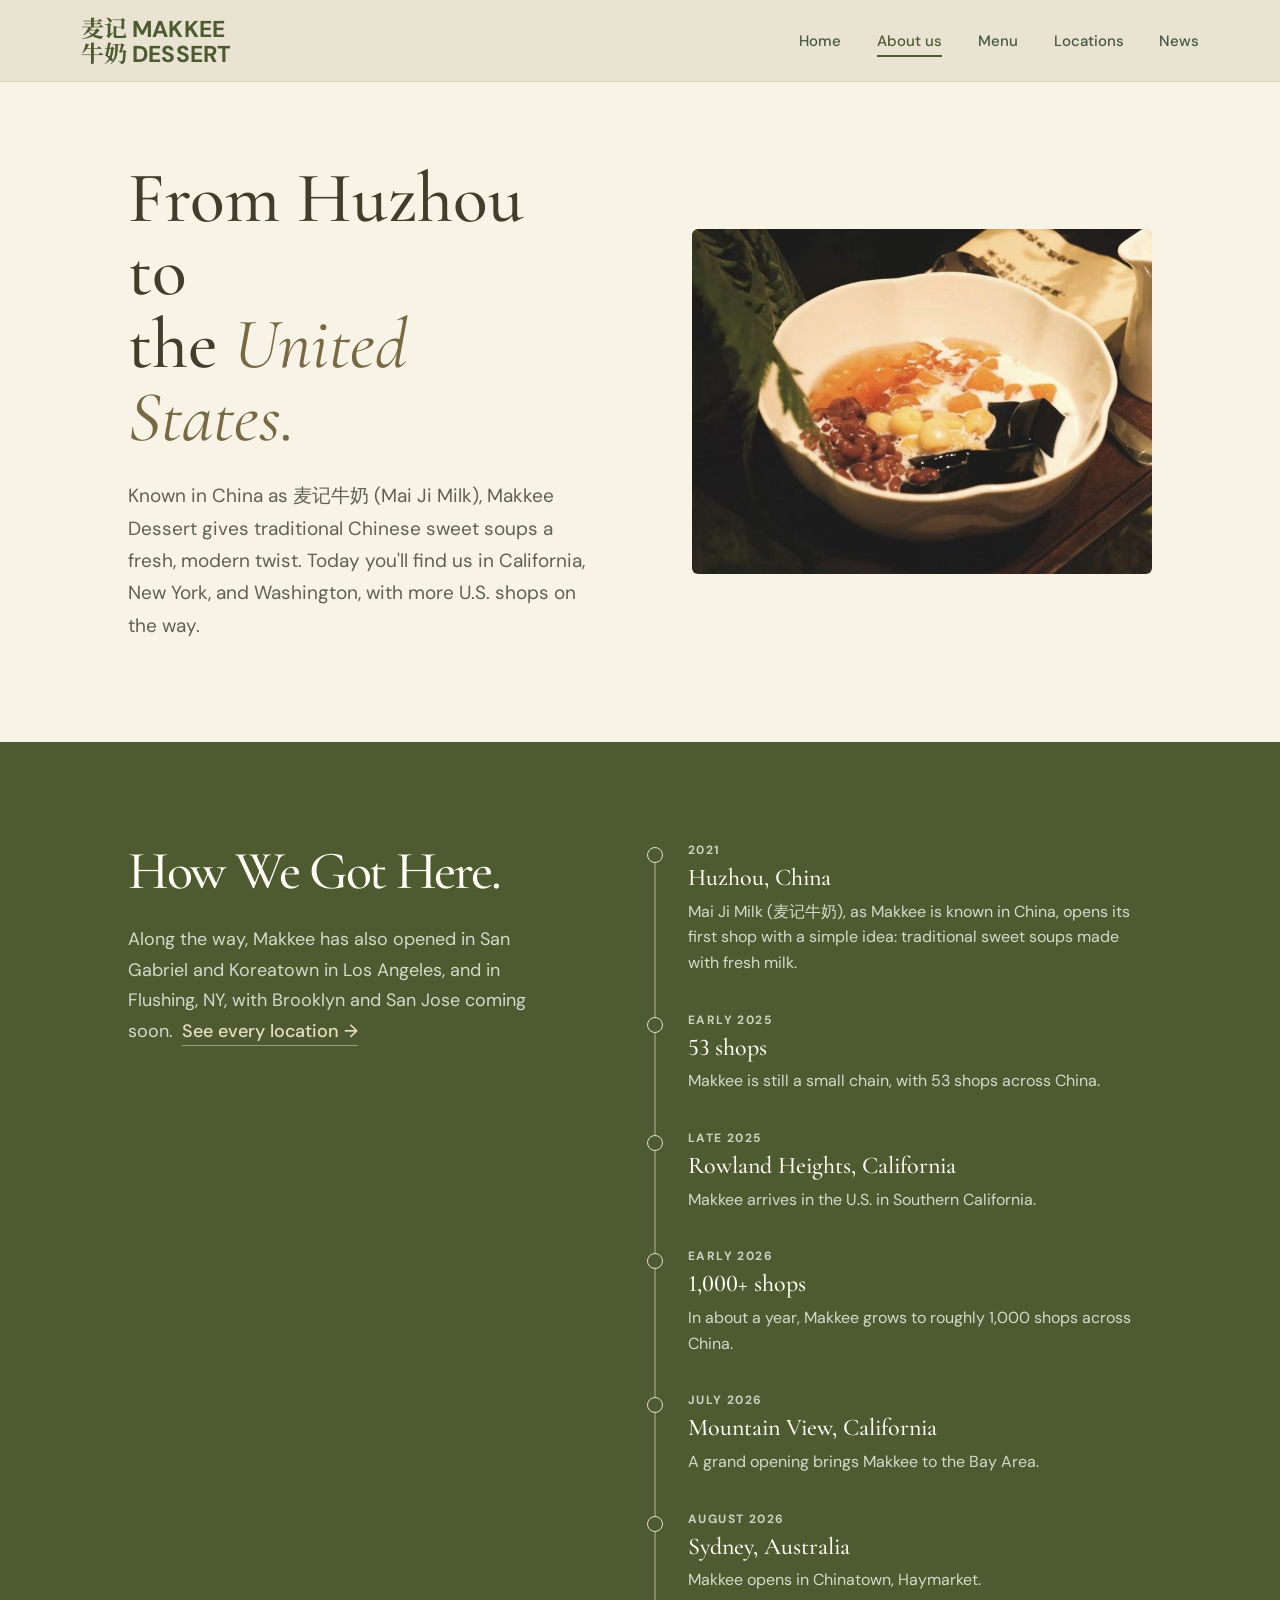
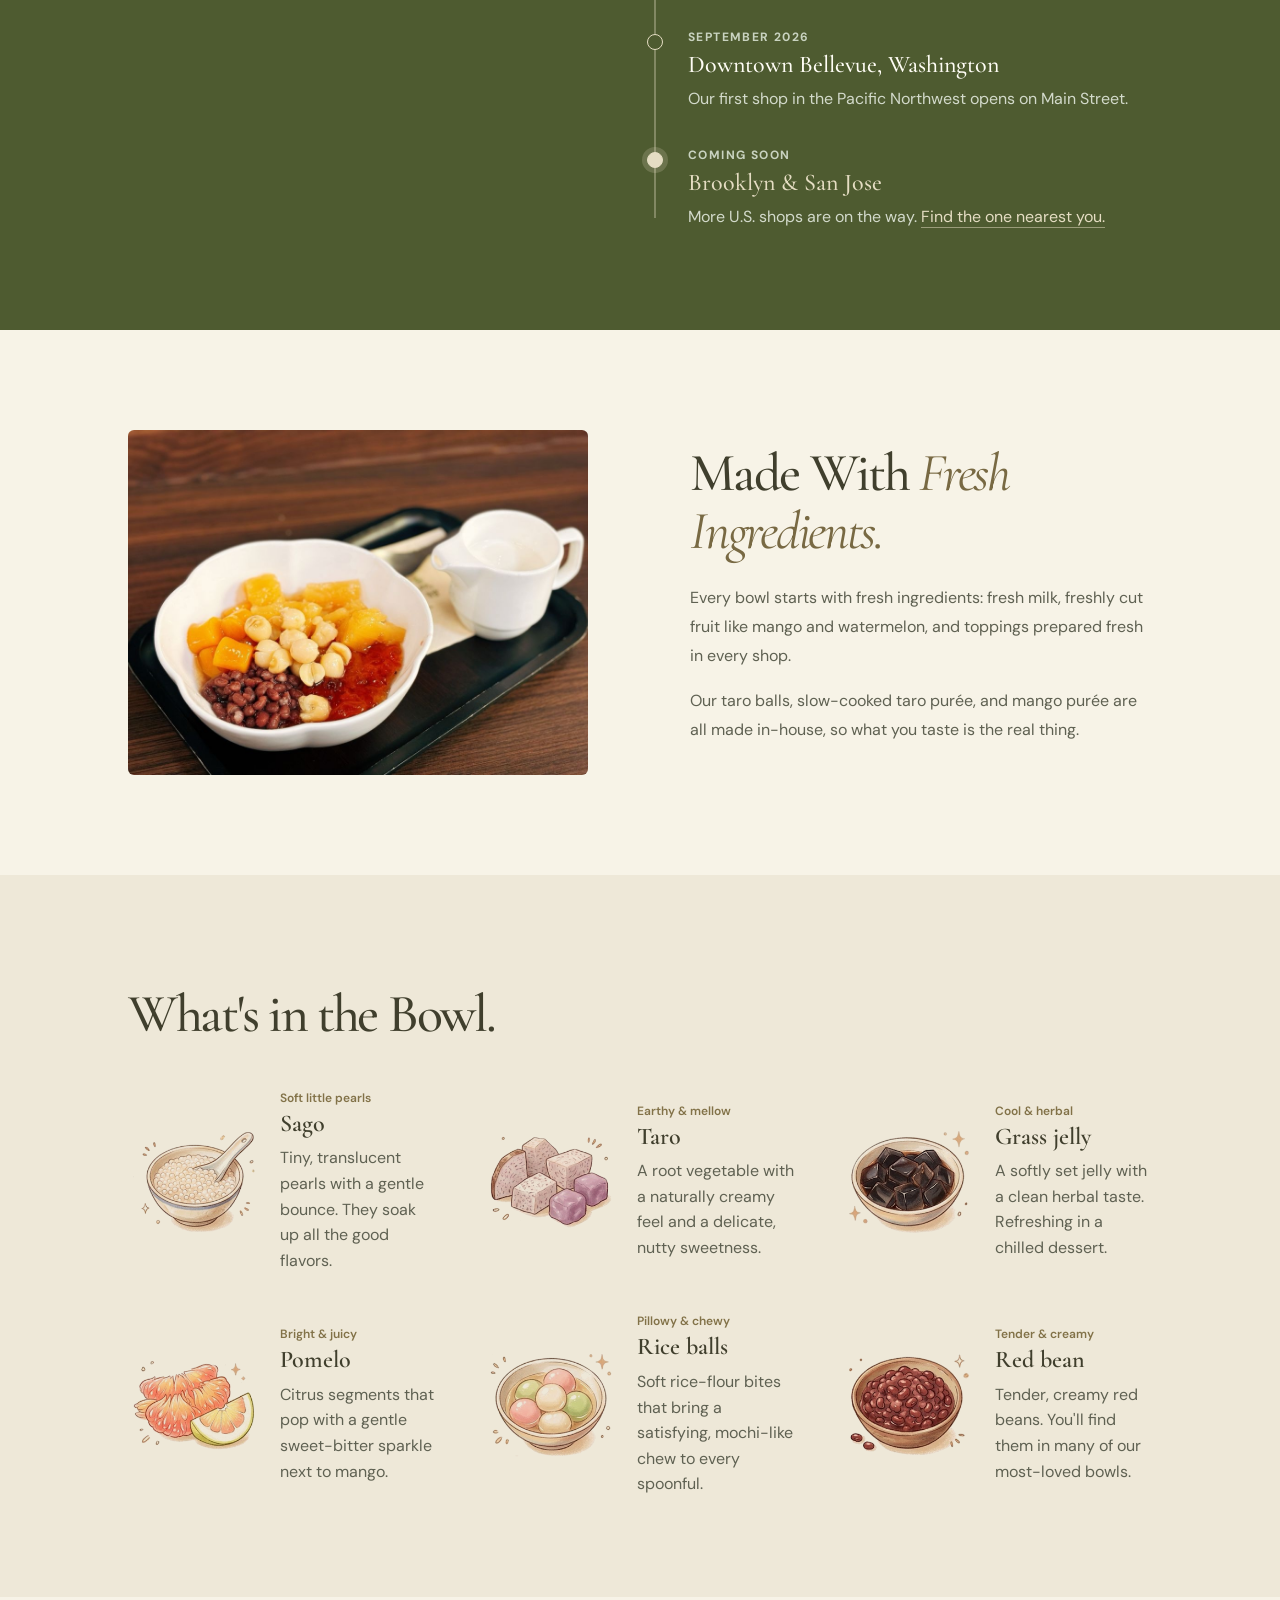
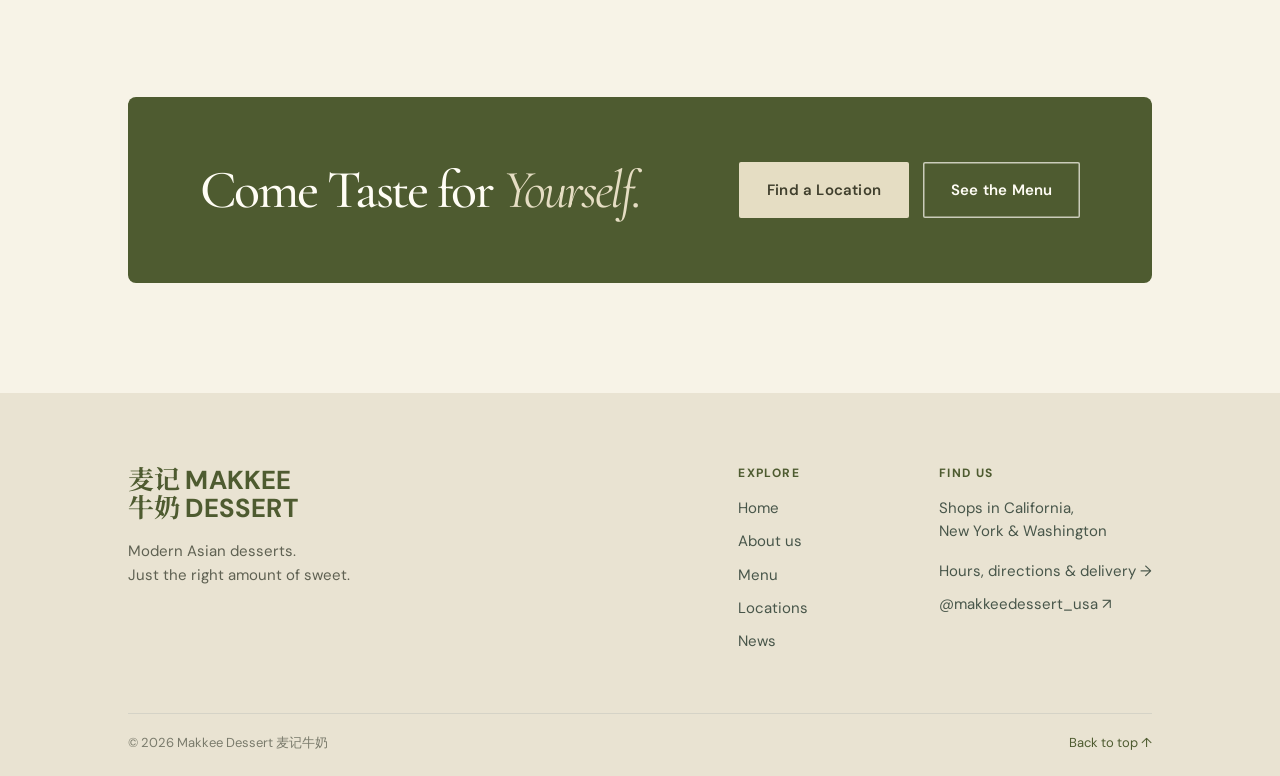
<file: about.html>
<!doctype html>
<html lang="en">
	<head>
		<meta charset="UTF-8" />
		<meta name="viewport" content="width=device-width, initial-scale=1.0" />
		<meta name="theme-color" content="#e9e3d2" />
		<meta name="description" content="Makkee Dessert (麦记牛奶) gives traditional Chinese sweet soups a fresh-milk twist. Founded in Huzhou in 2021, now with shops in California, New York, and Washington." />
		<title>About Us | Makkee Dessert 麦记牛奶</title>
		<link rel="stylesheet" href="styles.css" />
	</head>
	<body>
		<header class="site-header">
			<a class="wordmark" href="index.html" aria-label="Makkee Dessert home">
				<span class="wordmark-main"><span class="brand-cn">麦记</span><span class="brand-latin">MAKKEE</span></span>
				<span class="wordmark-main"><span class="brand-cn">牛奶</span><span class="brand-latin">DESSERT</span></span>
			</a>
			<nav class="main-nav" aria-label="Main navigation">
				<a href="index.html">Home</a>
				<a href="about.html" aria-current="page">About us</a>
				<a href="menu.html">Menu</a>
				<a href="locations.html">Locations</a>
				<a href="news.html">News</a>
			</nav>

			<details class="mobile-menu">
				<summary aria-label="Open navigation"><span class="sr-only">Open navigation</span></summary>
				<nav class="mobile-nav-panel" aria-label="Mobile navigation">
					<a href="index.html">Home</a>
					<a href="about.html" aria-current="page">About us</a>
					<a href="menu.html">Menu</a>
					<a href="locations.html">Locations</a>
					<a href="news.html">News</a>
				</nav>
			</details>
		</header>

		<main>
			<section class="about-hero section-pad">
				<div class="about-hero-copy">
					<h1>From Huzhou to<br />the <em>United States.</em></h1>
					<p class="about-lede">Known in China as 麦记牛奶 (Mai Ji Milk), Makkee Dessert gives traditional Chinese sweet soups a fresh, modern twist. Today you'll find us in California, New York, and Washington, with more U.S. shops on the way.</p>
				</div>
				<div class="about-hero-photo"><img src="images/about-sweet-soup-evening.jpg" width="1320" height="993" alt="A Makkee bowl of grass jelly, red beans, lotus seeds, and peach gum in fresh milk" /></div>
			</section>

			<section class="about-timeline section-pad">
				<div class="about-timeline-heading">
					<h2>How We Got Here.</h2>
					<p>Along the way, Makkee has also opened in San Gabriel and Koreatown in Los Angeles, and in Flushing, NY, with Brooklyn and San Jose coming soon. <a class="under-link" href="locations.html">See every location →</a></p>
				</div>
				<ol class="timeline">
					<li class="timeline-item"><span class="timeline-date">2021</span><h3>Huzhou, China</h3><p>Mai Ji Milk (麦记牛奶), as Makkee is known in China, opens its first shop with a simple idea: traditional sweet soups made with fresh milk.</p></li>
					<li class="timeline-item"><span class="timeline-date">Early 2025</span><h3>53 shops</h3><p>Makkee is still a small chain, with 53 shops across China.</p></li>
					<li class="timeline-item"><span class="timeline-date">Late 2025</span><h3>Rowland Heights, California</h3><p>Makkee arrives in the U.S. in Southern California.</p></li>
					<li class="timeline-item"><span class="timeline-date">Early 2026</span><h3>1,000+ shops</h3><p>In about a year, Makkee grows to roughly 1,000 shops across China.</p></li>
					<li class="timeline-item"><span class="timeline-date">July 2026</span><h3>Mountain View, California</h3><p>A grand opening brings Makkee to the Bay Area.</p></li>
					<li class="timeline-item"><span class="timeline-date">August 2026</span><h3>Sydney, Australia</h3><p>Makkee opens in Chinatown, Haymarket.</p></li>
					<li class="timeline-item"><span class="timeline-date">September 2026</span><h3>Downtown Bellevue, Washington</h3><p>Our first shop in the Pacific Northwest opens on Main Street.</p></li>
					<li class="timeline-item timeline-now"><span class="timeline-date">Coming soon</span><h3>Brooklyn &amp; San Jose</h3><p>More U.S. shops are on the way. <a href="locations.html">Find the one nearest you.</a></p></li>
				</ol>
			</section>

			<section class="about-story section-pad">
				<div class="about-story-photo"><img src="images/about-sweet-soup-tray.jpg" width="1000" height="750" alt="A Makkee bowl of taro balls, cassava, lotus seeds, red beans, and peach gum on a tray with a pitcher of fresh milk" loading="lazy" /></div>
				<div class="about-story-copy">
					<h2>Made With <em>Fresh Ingredients.</em></h2>
					<p>Every bowl starts with fresh ingredients: fresh milk, freshly cut fruit like mango and watermelon, and toppings prepared fresh in every shop.</p>
					<p>Our taro balls, slow-cooked taro purée, and mango purée are all made in-house, so what you taste is the real thing.</p>
				</div>
			</section>

			<section class="ingredient-section section-pad" id="ingredients">
				<div class="ingredient-title"><h2>What's in the Bowl.</h2></div>
				<div class="ingredient-grid">
					<article class="ingredient-card"><img src="images/ingredients/sago.png" width="480" height="480" alt="Illustration: A bowl of sago pearls" loading="lazy" /><div><span>Soft little pearls</span><h3>Sago</h3><p>Tiny, translucent pearls with a gentle bounce. They soak up all the good flavors.</p></div></article>
					<article class="ingredient-card"><img src="images/ingredients/taro.png" width="480" height="480" alt="Illustration: Cubes of taro" loading="lazy" /><div><span>Earthy &amp; mellow</span><h3>Taro</h3><p>A root vegetable with a naturally creamy feel and a delicate, nutty sweetness.</p></div></article>
					<article class="ingredient-card"><img src="images/ingredients/grass-jelly.png" width="480" height="480" alt="Illustration: A bowl of grass jelly cubes" loading="lazy" /><div><span>Cool &amp; herbal</span><h3>Grass jelly</h3><p>A softly set jelly with a clean herbal taste. Refreshing in a chilled dessert.</p></div></article>
					<article class="ingredient-card"><img src="images/ingredients/pomelo.png" width="480" height="480" alt="Illustration: Pomelo segments and a slice of pomelo" loading="lazy" /><div><span>Bright &amp; juicy</span><h3>Pomelo</h3><p>Citrus segments that pop with a gentle sweet-bitter sparkle next to mango.</p></div></article>
					<article class="ingredient-card"><img src="images/ingredients/rice-balls.png" width="480" height="480" alt="Illustration: A bowl of soft rice balls" loading="lazy" /><div><span>Pillowy &amp; chewy</span><h3>Rice balls</h3><p>Soft rice-flour bites that bring a satisfying, mochi-like chew to every spoonful.</p></div></article>
					<article class="ingredient-card"><img src="images/ingredients/red-bean.png" width="480" height="480" alt="Illustration: A bowl of red beans" loading="lazy" /><div><span>Tender &amp; creamy</span><h3>Red bean</h3><p>Tender, creamy red beans. You&apos;ll find them in many of our most-loved bowls.</p></div></article>
				</div>
			</section>

			<section class="about-cta section-pad">
				<div class="about-cta-box">
					<h2>Come Taste for <em>Yourself.</em></h2>
					<div class="about-cta-actions">
						<a class="button button-light" href="locations.html">Find a Location</a>
						<a class="button button-outline-light" href="menu.html">See the Menu</a>
					</div>
				</div>
			</section>
		</main>

		<footer class="site-footer">
			<div class="footer-main">
				<div class="footer-brand">
					<a class="wordmark footer-wordmark" href="index.html" aria-label="Makkee Dessert home">
						<span class="wordmark-main"><span class="brand-cn">麦记</span><span class="brand-latin">MAKKEE</span></span>
						<span class="wordmark-main"><span class="brand-cn">牛奶</span><span class="brand-latin">DESSERT</span></span>
					</a>
					<p>Modern Asian desserts.<br />Just the right amount of sweet.</p>
				</div>
				<nav class="footer-column" aria-label="Footer navigation">
					<h2>Explore</h2>
					<a href="index.html">Home</a>
					<a href="about.html">About us</a>
					<a href="menu.html">Menu</a>
					<a href="locations.html">Locations</a>
					<a href="news.html">News</a>
				</nav>
				<div class="footer-column">
					<h2>Find us</h2>
					<p>Shops in California,<br />New York &amp; Washington</p>
					<a href="locations.html">Hours, directions &amp; delivery →</a>
					<a href="https://www.instagram.com/makkeedessert_usa/" target="_blank" rel="noreferrer">@makkeedessert_usa ↗</a>
				</div>
			</div>
			<div class="footer-bottom"><span>© 2026 Makkee Dessert 麦记牛奶</span><a href="#top">Back to top ↑</a></div>
		</footer>
	</body>
</html>
</file>
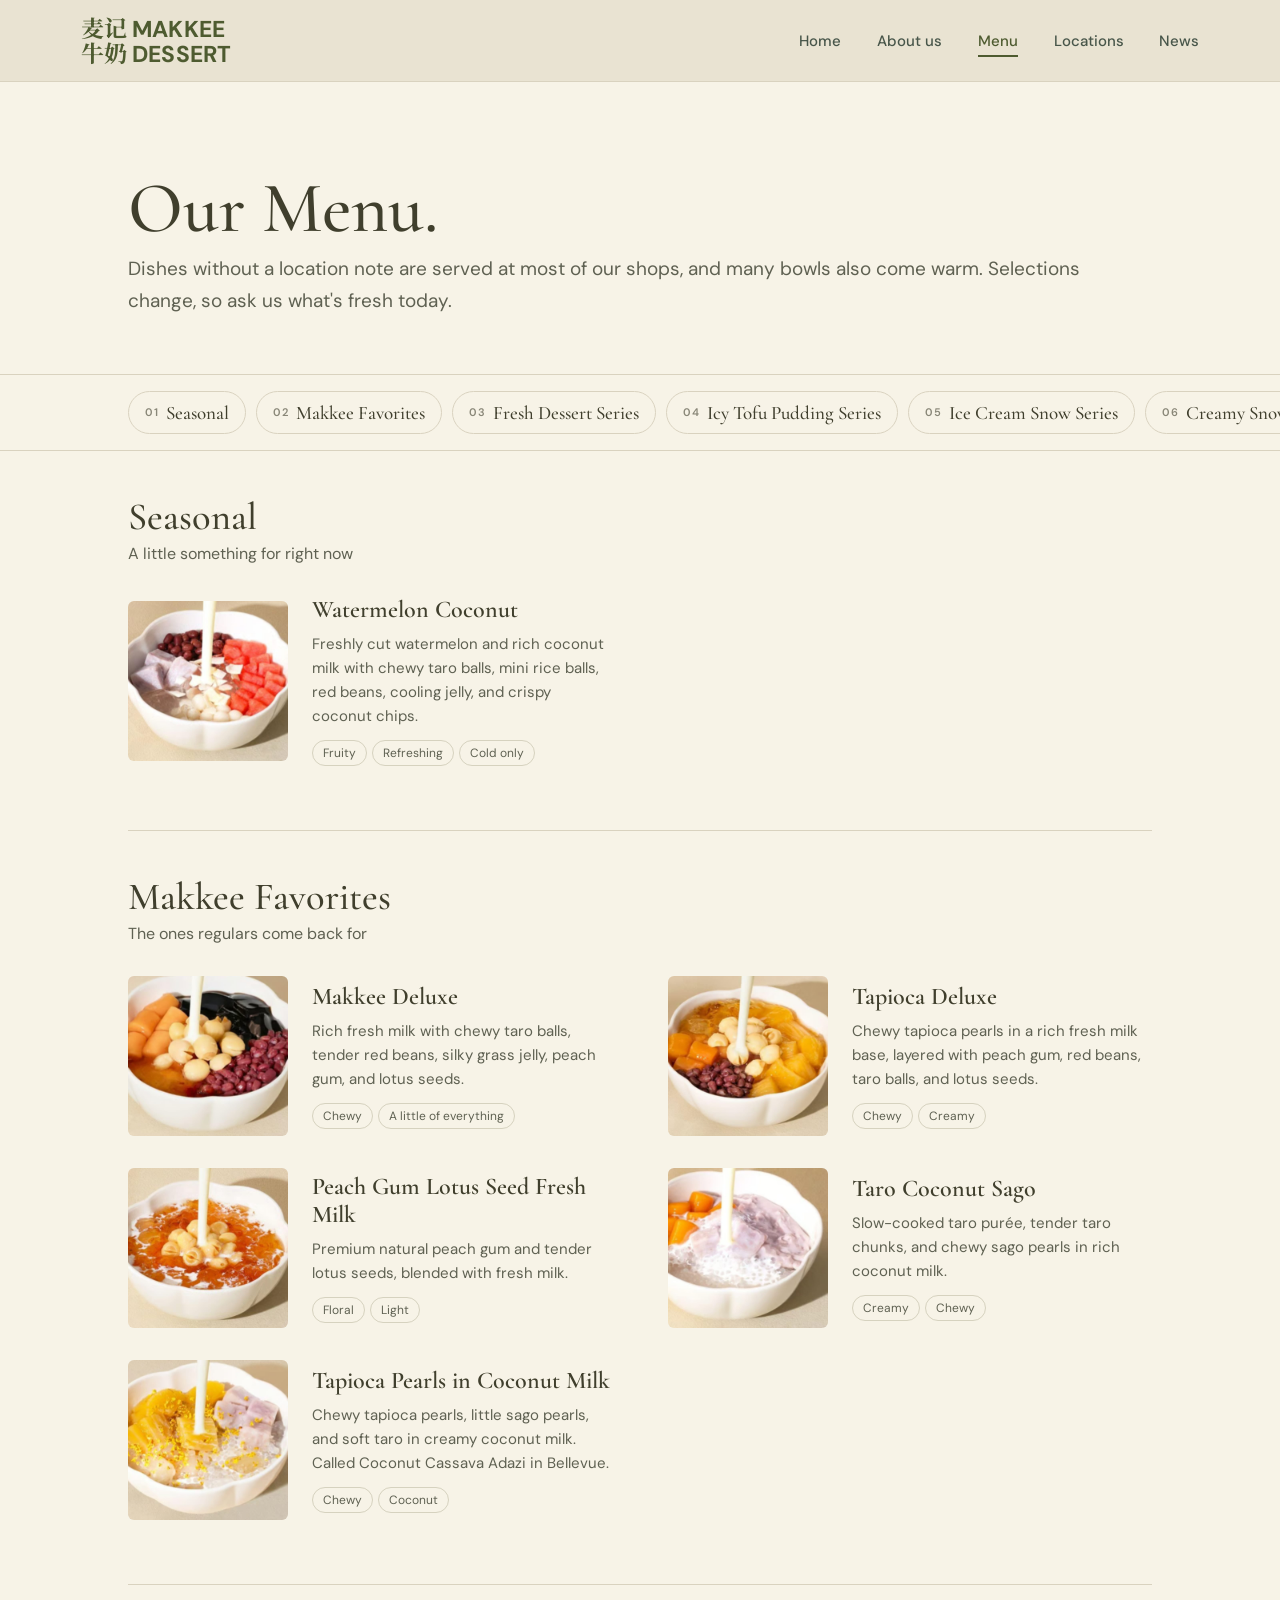
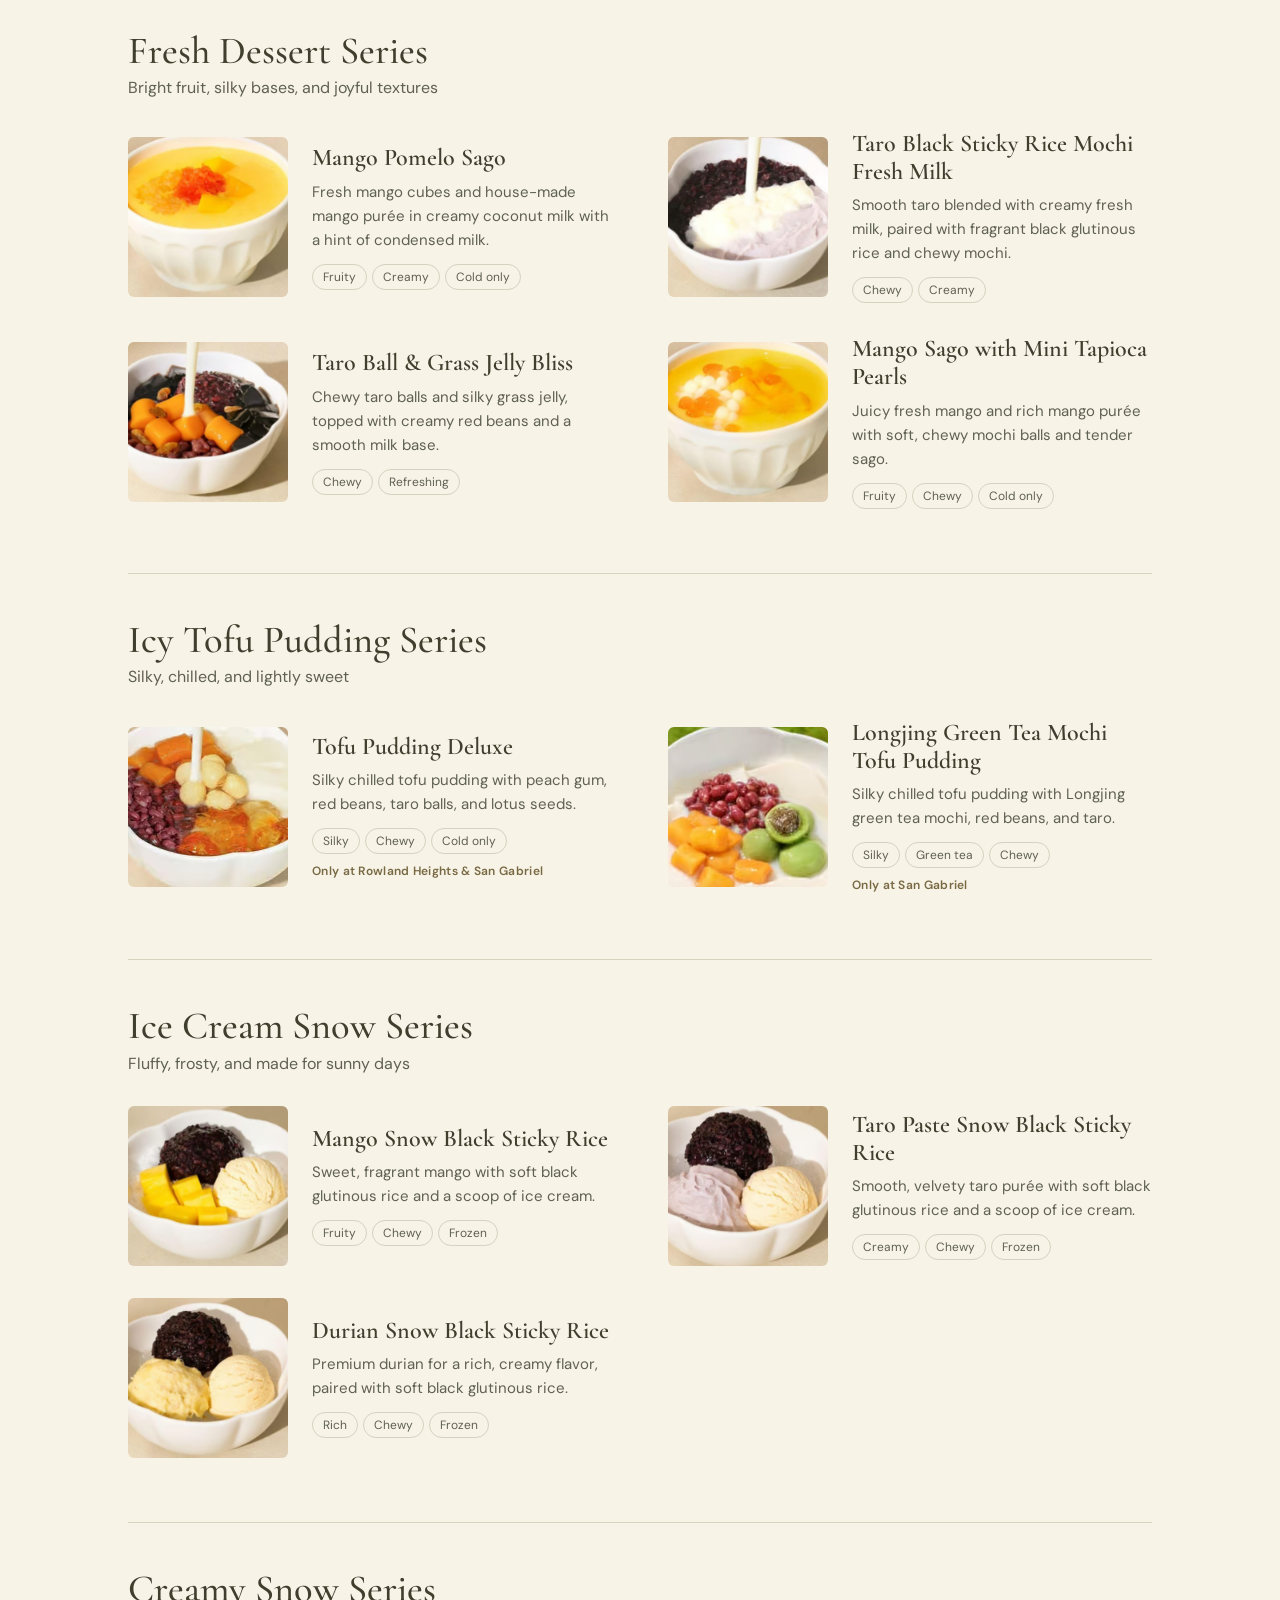
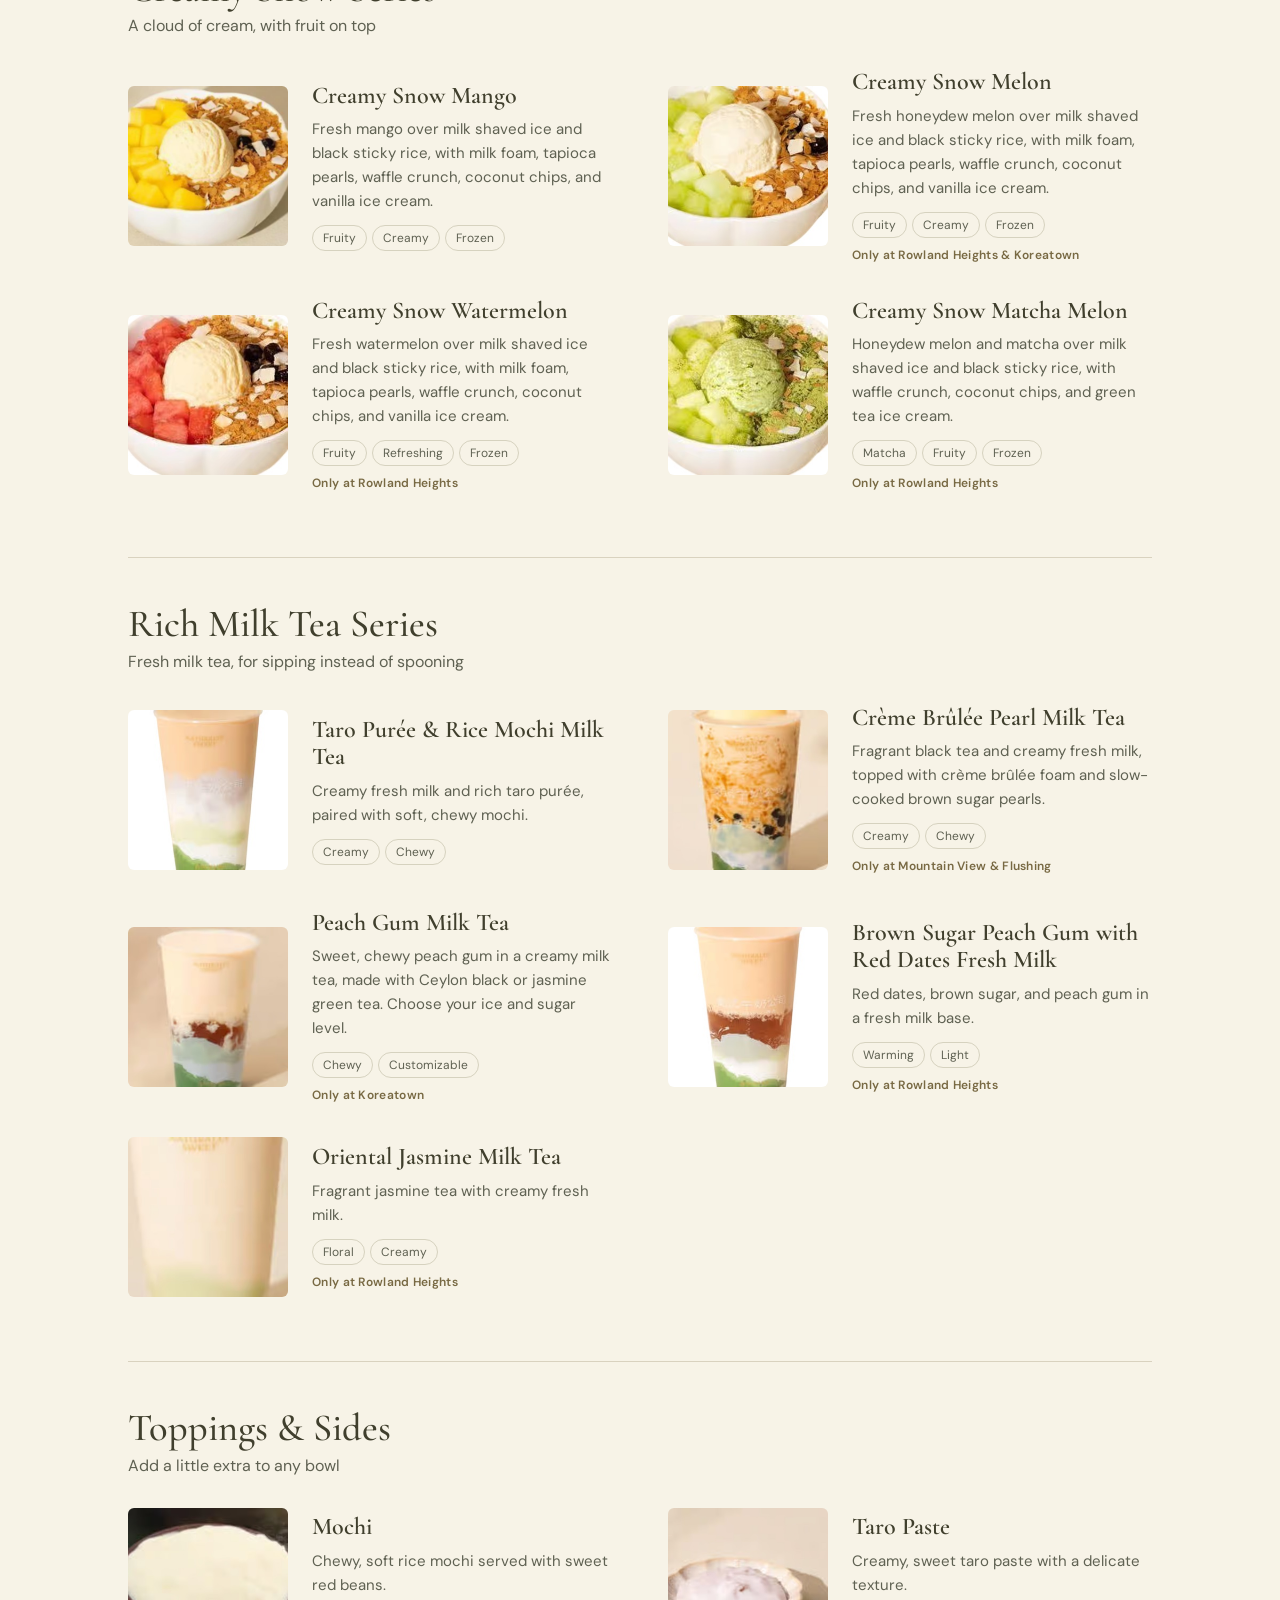
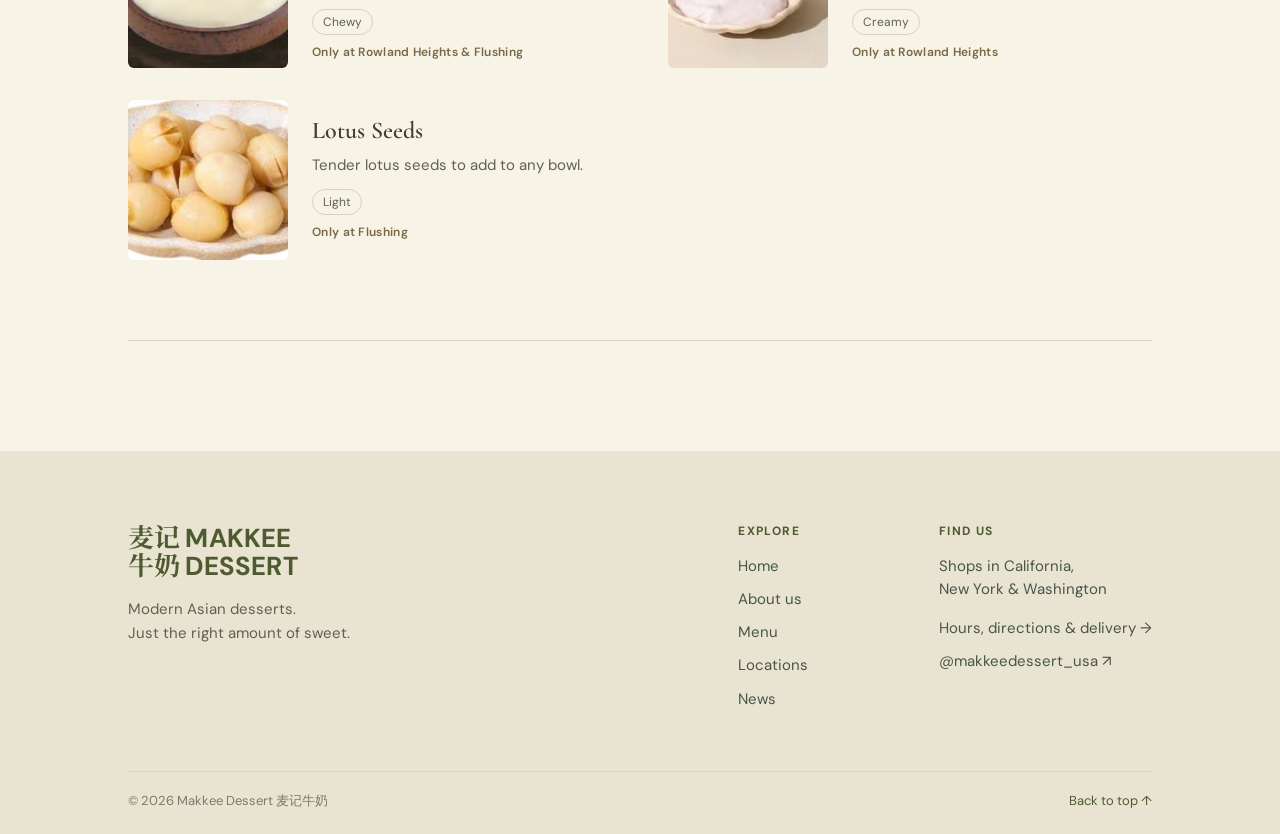
<file: menu.html>
<!doctype html>
<html lang="en">
	<head>
		<meta charset="UTF-8" />
		<meta name="viewport" content="width=device-width, initial-scale=1.0" />
		<meta name="theme-color" content="#e9e3d2" />
		<meta name="description" content="The Makkee Dessert menu: mango pomelo sago, taro coconut sago, grass jelly, peach gum and lotus seed, and more Asian desserts at Makkee shops across the U.S." />
		<title>Menu | Makkee Dessert 麦记牛奶</title>
		<link rel="stylesheet" href="styles.css" />
	</head>
	<body>
		<header class="site-header">
			<a class="wordmark" href="index.html" aria-label="Makkee Dessert home">
				<span class="wordmark-main"><span class="brand-cn">麦记</span><span class="brand-latin">MAKKEE</span></span>
				<span class="wordmark-main"><span class="brand-cn">牛奶</span><span class="brand-latin">DESSERT</span></span>
			</a>
			<nav class="main-nav" aria-label="Main navigation">
				<a href="index.html">Home</a>
				<a href="about.html">About us</a>
				<a href="menu.html" aria-current="page">Menu</a>
				<a href="locations.html">Locations</a>
				<a href="news.html">News</a>
			</nav>

			<details class="mobile-menu">
				<summary aria-label="Open navigation"><span class="sr-only">Open navigation</span></summary>
				<nav class="mobile-nav-panel" aria-label="Mobile navigation">
					<a href="index.html">Home</a>
					<a href="about.html">About us</a>
					<a href="menu.html" aria-current="page">Menu</a>
					<a href="locations.html">Locations</a>
					<a href="news.html">News</a>
				</nav>
			</details>
		</header>

		<main>
			<section class="menu-section menu-page" id="menu">
				<div class="menu-top section-pad">
					<div class="menu-heading"><h1>Our Menu.</h1><p class="menu-note">Dishes without a location note are served at most of our shops, and many bowls also come warm. Selections change, so ask us what's fresh today.</p></div>
				</div>
				<div class="menu-browser">
					<nav class="category-tabs" aria-label="Jump to a menu category">
						<a class="category-tab" href="#menu-seasonal"><span class="category-index">01</span>Seasonal<span aria-hidden="true">↗</span></a>
						<a class="category-tab" href="#menu-favorites"><span class="category-index">02</span>Makkee Favorites<span aria-hidden="true">↗</span></a>
						<a class="category-tab" href="#menu-fresh"><span class="category-index">03</span>Fresh Dessert Series<span aria-hidden="true">↗</span></a>
						<a class="category-tab" href="#menu-tofu-pudding"><span class="category-index">04</span>Icy Tofu Pudding Series<span aria-hidden="true">↗</span></a>
						<a class="category-tab" href="#menu-ice-cream"><span class="category-index">05</span>Ice Cream Snow Series<span aria-hidden="true">↗</span></a>
						<a class="category-tab" href="#menu-cream-snow"><span class="category-index">06</span>Creamy Snow Series<span aria-hidden="true">↗</span></a>
						<a class="category-tab" href="#menu-milk-tea"><span class="category-index">07</span>Rich Milk Tea Series<span aria-hidden="true">↗</span></a>
						<a class="category-tab" href="#menu-sides"><span class="category-index">08</span>Toppings &amp; Sides<span aria-hidden="true">↗</span></a>
					</nav>
					<div class="menu-list">
						<section class="menu-group" id="menu-seasonal"><div class="menu-list-heading"><div><h3>Seasonal</h3><p>A little something for right now</p></div></div>
							<article class="menu-item"><img class="menu-item-photo" src="images/menu/watermelon-coconut.jpg" width="800" height="800" alt="Watermelon Coconut in a white bowl" loading="lazy" /><div class="menu-item-body"><h4>Watermelon Coconut</h4><p>Freshly cut watermelon and rich coconut milk with chewy taro balls, mini rice balls, red beans, cooling jelly, and crispy coconut chips.</p><div class="menu-item-tags"><span>Fruity</span><span>Refreshing</span><span>Cold only</span></div></div></article>
						</section>
						<section class="menu-group" id="menu-favorites"><div class="menu-list-heading"><div><h3>Makkee Favorites</h3><p>The ones regulars come back for</p></div></div>
							<article class="menu-item" id="item-makkee-deluxe"><img class="menu-item-photo" src="images/menu/makkee-deluxe.jpg" width="800" height="800" alt="Makkee Deluxe in a white bowl" loading="lazy" /><div class="menu-item-body"><h4>Makkee Deluxe</h4><p>Rich fresh milk with chewy taro balls, tender red beans, silky grass jelly, peach gum, and lotus seeds.</p><div class="menu-item-tags"><span>Chewy</span><span>A little of everything</span></div></div></article>
							<article class="menu-item"><img class="menu-item-photo" src="images/menu/cassava-deluxe.jpg" width="800" height="800" alt="Tapioca Deluxe in a white bowl" loading="lazy" /><div class="menu-item-body"><h4>Tapioca Deluxe</h4><p>Chewy tapioca pearls in a rich fresh milk base, layered with peach gum, red beans, taro balls, and lotus seeds.</p><div class="menu-item-tags"><span>Chewy</span><span>Creamy</span></div></div></article>
							<article class="menu-item"><img class="menu-item-photo" src="images/menu/peach-gum-lotus-seed-fresh-milk.jpg" width="800" height="800" alt="Peach Gum Lotus Seed Fresh Milk in a white bowl" loading="lazy" /><div class="menu-item-body"><h4>Peach Gum Lotus Seed Fresh Milk</h4><p>Premium natural peach gum and tender lotus seeds, blended with fresh milk.</p><div class="menu-item-tags"><span>Floral</span><span>Light</span></div></div></article>
							<article class="menu-item" id="item-taro-coconut-sago"><img class="menu-item-photo" src="images/menu/taro-coconut-sago.jpg" width="800" height="800" alt="Taro Coconut Sago in a white bowl" loading="lazy" /><div class="menu-item-body"><h4>Taro Coconut Sago</h4><p>Slow-cooked taro purée, tender taro chunks, and chewy sago pearls in rich coconut milk.</p><div class="menu-item-tags"><span>Creamy</span><span>Chewy</span></div></div></article>
							<article class="menu-item"><img class="menu-item-photo" src="images/menu/coconut-cassava-adazi.jpg" width="800" height="800" alt="Tapioca Pearls in Coconut Milk in a white bowl" loading="lazy" /><div class="menu-item-body"><h4>Tapioca Pearls in Coconut Milk</h4><p>Chewy tapioca pearls, little sago pearls, and soft taro in creamy coconut milk. Called Coconut Cassava Adazi in Bellevue.</p><div class="menu-item-tags"><span>Chewy</span><span>Coconut</span></div></div></article>
						</section>
						<section class="menu-group" id="menu-fresh"><div class="menu-list-heading"><div><h3>Fresh Dessert Series</h3><p>Bright fruit, silky bases, and joyful textures</p></div></div>
							<article class="menu-item" id="item-mango-pomelo-sago"><img class="menu-item-photo" src="images/menu/mango-pomelo-sago.jpg" width="800" height="800" alt="Mango Pomelo Sago in a white bowl" loading="lazy" /><div class="menu-item-body"><h4>Mango Pomelo Sago</h4><p>Fresh mango cubes and house-made mango purée in creamy coconut milk with a hint of condensed milk.</p><div class="menu-item-tags"><span>Fruity</span><span>Creamy</span><span>Cold only</span></div></div></article>
							<article class="menu-item"><img class="menu-item-photo" src="images/menu/taro-black-sticky-rice-mochi-fresh-milk.jpg" width="800" height="800" alt="Taro Black Sticky Rice Mochi Fresh Milk in a white bowl" loading="lazy" /><div class="menu-item-body"><h4>Taro Black Sticky Rice Mochi Fresh Milk</h4><p>Smooth taro blended with creamy fresh milk, paired with fragrant black glutinous rice and chewy mochi.</p><div class="menu-item-tags"><span>Chewy</span><span>Creamy</span></div></div></article>
							<article class="menu-item"><img class="menu-item-photo" src="images/menu/taro-ball-grass-jelly-bliss.jpg" width="800" height="800" alt="Taro Ball and Grass Jelly Bliss in a white bowl" loading="lazy" /><div class="menu-item-body"><h4>Taro Ball &amp; Grass Jelly Bliss</h4><p>Chewy taro balls and silky grass jelly, topped with creamy red beans and a smooth milk base.</p><div class="menu-item-tags"><span>Chewy</span><span>Refreshing</span></div></div></article>
							<article class="menu-item"><img class="menu-item-photo" src="images/menu/mango-with-mini-rice-ball.jpg" width="800" height="800" alt="Mango Sago with Mini Tapioca Pearls in a white bowl" loading="lazy" /><div class="menu-item-body"><h4>Mango Sago with Mini Tapioca Pearls</h4><p>Juicy fresh mango and rich mango purée with soft, chewy mochi balls and tender sago.</p><div class="menu-item-tags"><span>Fruity</span><span>Chewy</span><span>Cold only</span></div></div></article>
						</section>
						<section class="menu-group" id="menu-tofu-pudding"><div class="menu-list-heading"><div><h3>Icy Tofu Pudding Series</h3><p>Silky, chilled, and lightly sweet</p></div></div>
							<article class="menu-item"><img class="menu-item-photo" src="images/menu/tofu-pudding-deluxe.jpg" width="300" height="300" alt="Tofu Pudding Deluxe in a white bowl" loading="lazy" /><div class="menu-item-body"><h4>Tofu Pudding Deluxe</h4><p>Silky chilled tofu pudding with peach gum, red beans, taro balls, and lotus seeds.</p><div class="menu-item-tags"><span>Silky</span><span>Chewy</span><span>Cold only</span></div><p class="menu-item-where">Only at Rowland Heights &amp; San Gabriel</p></div></article>
							<article class="menu-item"><img class="menu-item-photo" src="images/menu/longjing-green-tea-mochi-tofu-pudding.jpg" width="300" height="300" alt="Longjing Green Tea Mochi Tofu Pudding in a white bowl" loading="lazy" /><div class="menu-item-body"><h4>Longjing Green Tea Mochi Tofu Pudding</h4><p>Silky chilled tofu pudding with Longjing green tea mochi, red beans, and taro.</p><div class="menu-item-tags"><span>Silky</span><span>Green tea</span><span>Chewy</span></div><p class="menu-item-where">Only at San Gabriel</p></div></article>
						</section>
						<section class="menu-group" id="menu-ice-cream"><div class="menu-list-heading"><div><h3>Ice Cream Snow Series</h3><p>Fluffy, frosty, and made for sunny days</p></div></div>
							<article class="menu-item"><img class="menu-item-photo" src="images/menu/mango-snow-black-sticky-rice.jpg" width="800" height="800" alt="Mango Snow Black Sticky Rice in a white bowl" loading="lazy" /><div class="menu-item-body"><h4>Mango Snow Black Sticky Rice</h4><p>Sweet, fragrant mango with soft black glutinous rice and a scoop of ice cream.</p><div class="menu-item-tags"><span>Fruity</span><span>Chewy</span><span>Frozen</span></div></div></article>
							<article class="menu-item"><img class="menu-item-photo" src="images/menu/taro-paste-snow-black-sticky-rice.jpg" width="800" height="800" alt="Taro Paste Snow Black Sticky Rice in a white bowl" loading="lazy" /><div class="menu-item-body"><h4>Taro Paste Snow Black Sticky Rice</h4><p>Smooth, velvety taro purée with soft black glutinous rice and a scoop of ice cream.</p><div class="menu-item-tags"><span>Creamy</span><span>Chewy</span><span>Frozen</span></div></div></article>
							<article class="menu-item"><img class="menu-item-photo" src="images/menu/durian-snow-black-sticky-rice.jpg" width="800" height="800" alt="Durian Snow Black Sticky Rice in a white bowl" loading="lazy" /><div class="menu-item-body"><h4>Durian Snow Black Sticky Rice</h4><p>Premium durian for a rich, creamy flavor, paired with soft black glutinous rice.</p><div class="menu-item-tags"><span>Rich</span><span>Chewy</span><span>Frozen</span></div></div></article>
						</section>
						<section class="menu-group" id="menu-cream-snow"><div class="menu-list-heading"><div><h3>Creamy Snow Series</h3><p>A cloud of cream, with fruit on top</p></div></div>
							<article class="menu-item"><img class="menu-item-photo" src="images/menu/creamy-snow-mango.jpg" width="800" height="800" alt="Creamy Snow Mango in a white bowl" loading="lazy" /><div class="menu-item-body"><h4>Creamy Snow Mango</h4><p>Fresh mango over milk shaved ice and black sticky rice, with milk foam, tapioca pearls, waffle crunch, coconut chips, and vanilla ice cream.</p><div class="menu-item-tags"><span>Fruity</span><span>Creamy</span><span>Frozen</span></div></div></article>
							<article class="menu-item"><img class="menu-item-photo" src="images/menu/creamy-snow-melon.jpg" width="300" height="300" alt="Creamy Snow Melon in a white bowl" loading="lazy" /><div class="menu-item-body"><h4>Creamy Snow Melon</h4><p>Fresh honeydew melon over milk shaved ice and black sticky rice, with milk foam, tapioca pearls, waffle crunch, coconut chips, and vanilla ice cream.</p><div class="menu-item-tags"><span>Fruity</span><span>Creamy</span><span>Frozen</span></div><p class="menu-item-where">Only at Rowland Heights &amp; Koreatown</p></div></article>
							<article class="menu-item"><img class="menu-item-photo" src="images/menu/creamy-snow-watermelon.jpg" width="300" height="300" alt="Creamy Snow Watermelon in a white bowl" loading="lazy" /><div class="menu-item-body"><h4>Creamy Snow Watermelon</h4><p>Fresh watermelon over milk shaved ice and black sticky rice, with milk foam, tapioca pearls, waffle crunch, coconut chips, and vanilla ice cream.</p><div class="menu-item-tags"><span>Fruity</span><span>Refreshing</span><span>Frozen</span></div><p class="menu-item-where">Only at Rowland Heights</p></div></article>
							<article class="menu-item"><img class="menu-item-photo" src="images/menu/creamy-snow-matcha-melon.jpg" width="300" height="300" alt="Creamy Snow Matcha Melon in a white bowl" loading="lazy" /><div class="menu-item-body"><h4>Creamy Snow Matcha Melon</h4><p>Honeydew melon and matcha over milk shaved ice and black sticky rice, with waffle crunch, coconut chips, and green tea ice cream.</p><div class="menu-item-tags"><span>Matcha</span><span>Fruity</span><span>Frozen</span></div><p class="menu-item-where">Only at Rowland Heights</p></div></article>
						</section>
						<section class="menu-group" id="menu-milk-tea"><div class="menu-list-heading"><div><h3>Rich Milk Tea Series</h3><p>Fresh milk tea, for sipping instead of spooning</p></div></div>
							<article class="menu-item"><img class="menu-item-photo" src="images/menu/taro-puree-rice-mochi-milk-tea.jpg" width="300" height="300" alt="Taro Purée and Rice Mochi Milk Tea in a cup" loading="lazy" /><div class="menu-item-body"><h4>Taro Purée &amp; Rice Mochi Milk Tea</h4><p>Creamy fresh milk and rich taro purée, paired with soft, chewy mochi.</p><div class="menu-item-tags"><span>Creamy</span><span>Chewy</span></div></div></article>
							<article class="menu-item"><img class="menu-item-photo" src="images/menu/creme-brulee-pearl-milk-tea.jpg" width="300" height="300" alt="Crème Brûlée Pearl Milk Tea in a cup" loading="lazy" /><div class="menu-item-body"><h4>Crème Brûlée Pearl Milk Tea</h4><p>Fragrant black tea and creamy fresh milk, topped with crème brûlée foam and slow-cooked brown sugar pearls.</p><div class="menu-item-tags"><span>Creamy</span><span>Chewy</span></div><p class="menu-item-where">Only at Mountain View &amp; Flushing</p></div></article>
							<article class="menu-item"><img class="menu-item-photo" src="images/menu/peach-gum-milk-tea.jpg" width="300" height="300" alt="Peach Gum Milk Tea in a cup" loading="lazy" /><div class="menu-item-body"><h4>Peach Gum Milk Tea</h4><p>Sweet, chewy peach gum in a creamy milk tea, made with Ceylon black or jasmine green tea. Choose your ice and sugar level.</p><div class="menu-item-tags"><span>Chewy</span><span>Customizable</span></div><p class="menu-item-where">Only at Koreatown</p></div></article>
							<article class="menu-item"><img class="menu-item-photo" src="images/menu/brown-sugar-peach-gum-red-dates-fresh-milk.jpg" width="300" height="300" alt="Brown Sugar Peach Gum with Red Dates Fresh Milk in a cup" loading="lazy" /><div class="menu-item-body"><h4>Brown Sugar Peach Gum with Red Dates Fresh Milk</h4><p>Red dates, brown sugar, and peach gum in a fresh milk base.</p><div class="menu-item-tags"><span>Warming</span><span>Light</span></div><p class="menu-item-where">Only at Rowland Heights</p></div></article>
							<!-- Only source is a March 2026 DoorDash review; confirm with the client that it is still sold. -->
							<article class="menu-item"><img class="menu-item-photo" src="images/menu/oriental-jasmine-milk-tea.jpg" width="300" height="300" alt="Oriental Jasmine Milk Tea in a cup" loading="lazy" /><div class="menu-item-body"><h4>Oriental Jasmine Milk Tea</h4><p>Fragrant jasmine tea with creamy fresh milk.</p><div class="menu-item-tags"><span>Floral</span><span>Creamy</span></div><p class="menu-item-where">Only at Rowland Heights</p></div></article>
						</section>
						<section class="menu-group" id="menu-sides"><div class="menu-list-heading"><div><h3>Toppings &amp; Sides</h3><p>Add a little extra to any bowl</p></div></div>
							<article class="menu-item"><img class="menu-item-photo" src="images/menu/mochi.jpg" width="300" height="300" alt="A dish of mochi" loading="lazy" /><div class="menu-item-body"><h4>Mochi</h4><p>Chewy, soft rice mochi served with sweet red beans.</p><div class="menu-item-tags"><span>Chewy</span></div><p class="menu-item-where">Only at Rowland Heights &amp; Flushing</p></div></article>
							<article class="menu-item"><img class="menu-item-photo" src="images/menu/taro-paste.jpg" width="300" height="300" alt="A dish of taro paste" loading="lazy" /><div class="menu-item-body"><h4>Taro Paste</h4><p>Creamy, sweet taro paste with a delicate texture.</p><div class="menu-item-tags"><span>Creamy</span></div><p class="menu-item-where">Only at Rowland Heights</p></div></article>
							<article class="menu-item"><img class="menu-item-photo" src="images/menu/lotus-seeds.jpg" width="300" height="300" alt="A dish of lotus seeds" loading="lazy" /><div class="menu-item-body"><h4>Lotus Seeds</h4><p>Tender lotus seeds to add to any bowl.</p><div class="menu-item-tags"><span>Light</span></div><p class="menu-item-where">Only at Flushing</p></div></article>
						</section>
					</div>
				</div>
			</section>
		</main>

		<footer class="site-footer">
			<div class="footer-main">
				<div class="footer-brand">
					<a class="wordmark footer-wordmark" href="index.html" aria-label="Makkee Dessert home">
						<span class="wordmark-main"><span class="brand-cn">麦记</span><span class="brand-latin">MAKKEE</span></span>
						<span class="wordmark-main"><span class="brand-cn">牛奶</span><span class="brand-latin">DESSERT</span></span>
					</a>
					<p>Modern Asian desserts.<br />Just the right amount of sweet.</p>
				</div>
				<nav class="footer-column" aria-label="Footer navigation">
					<h2>Explore</h2>
					<a href="index.html">Home</a>
					<a href="about.html">About us</a>
					<a href="menu.html">Menu</a>
					<a href="locations.html">Locations</a>
					<a href="news.html">News</a>
				</nav>
				<div class="footer-column">
					<h2>Find us</h2>
					<p>Shops in California,<br />New York &amp; Washington</p>
					<a href="locations.html">Hours, directions &amp; delivery →</a>
					<a href="https://www.instagram.com/makkeedessert_usa/" target="_blank" rel="noreferrer">@makkeedessert_usa ↗</a>
				</div>
			</div>
			<div class="footer-bottom"><span>© 2026 Makkee Dessert 麦记牛奶</span><a href="#top">Back to top ↑</a></div>
		</footer>
	</body>
</html>
</file>
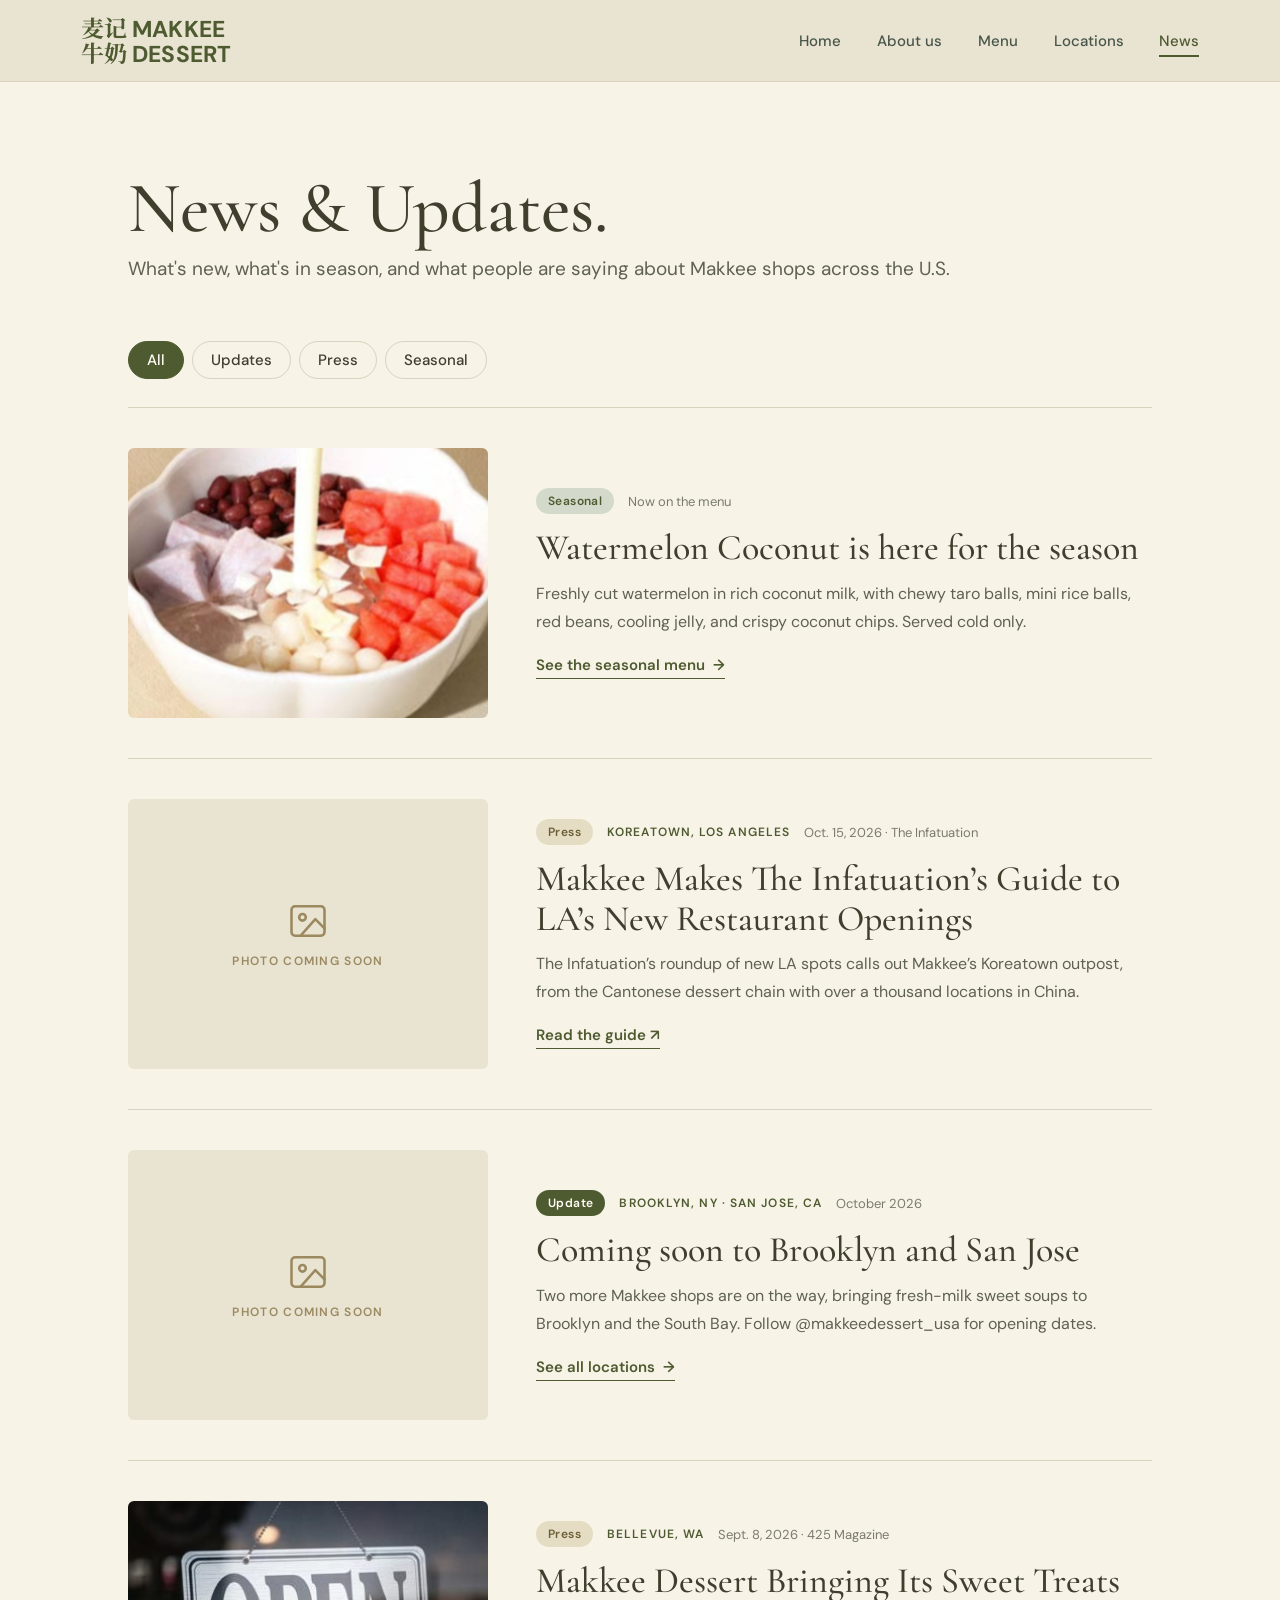
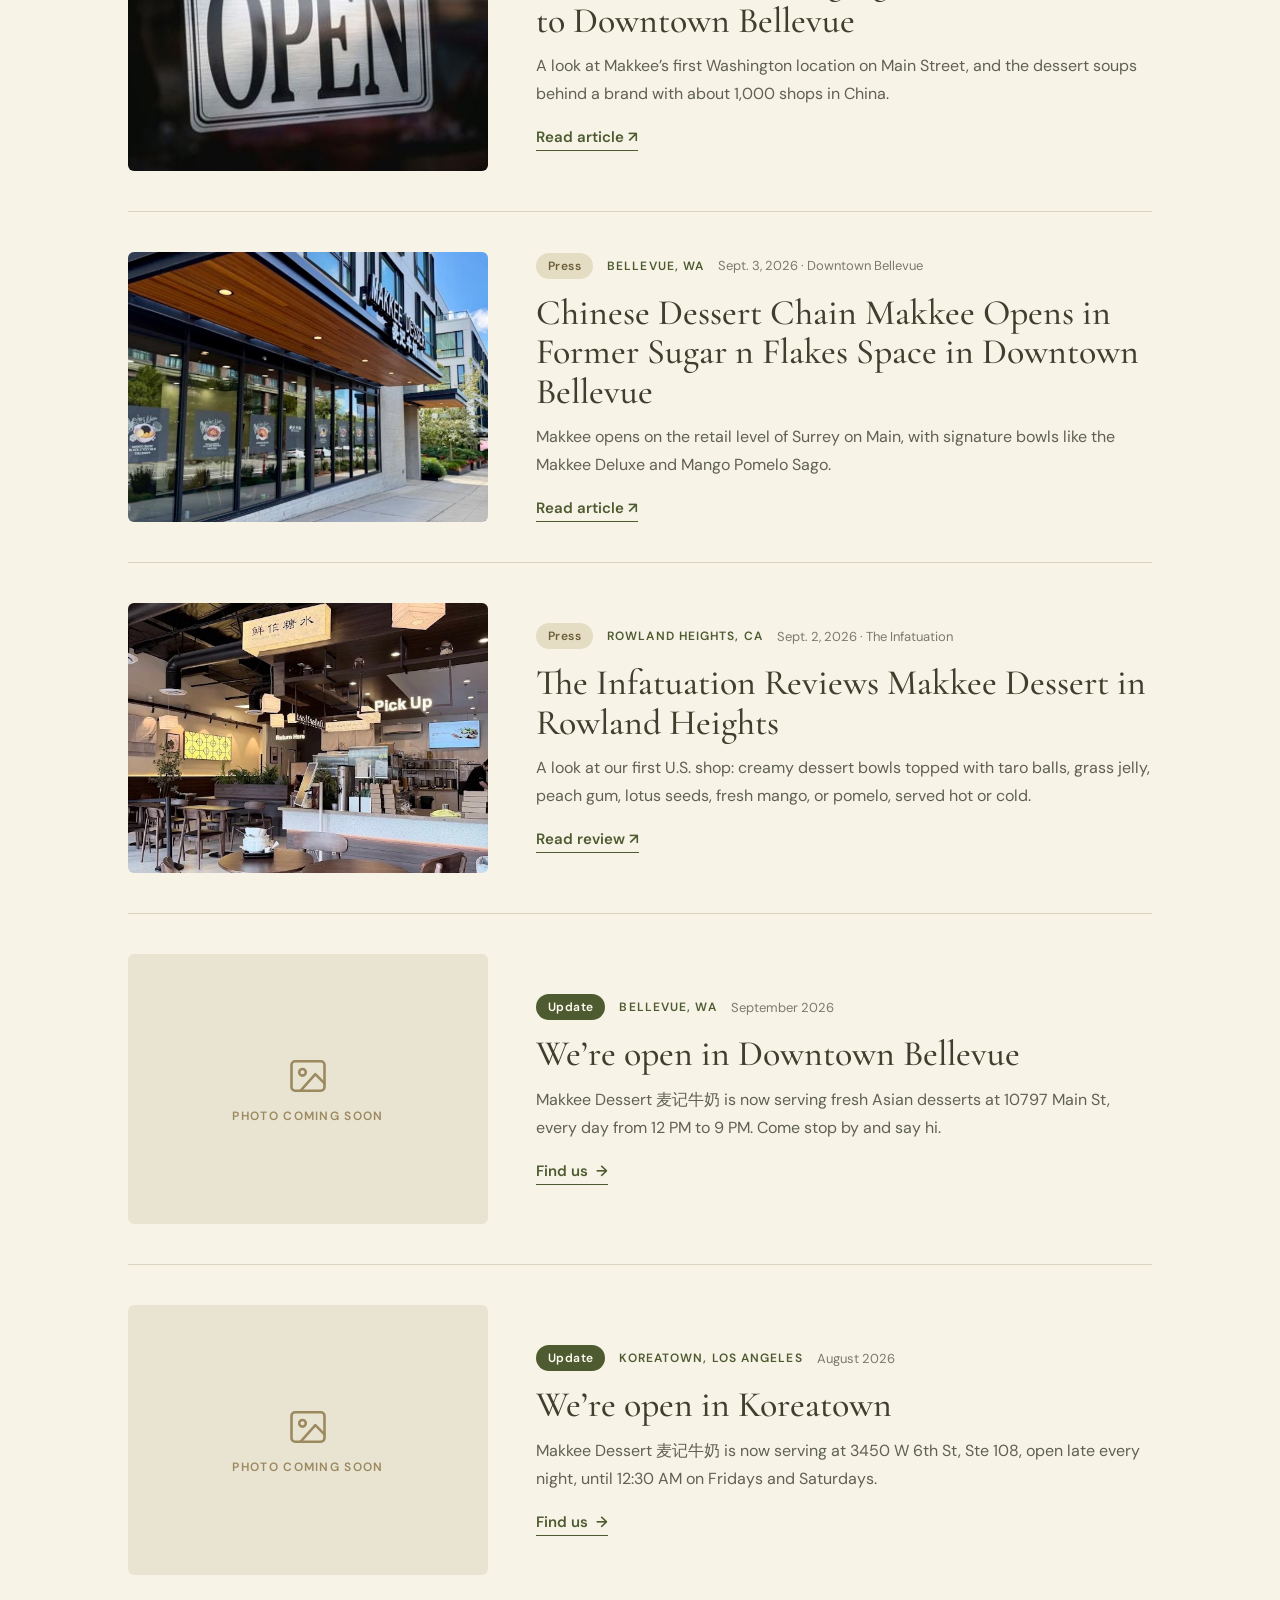
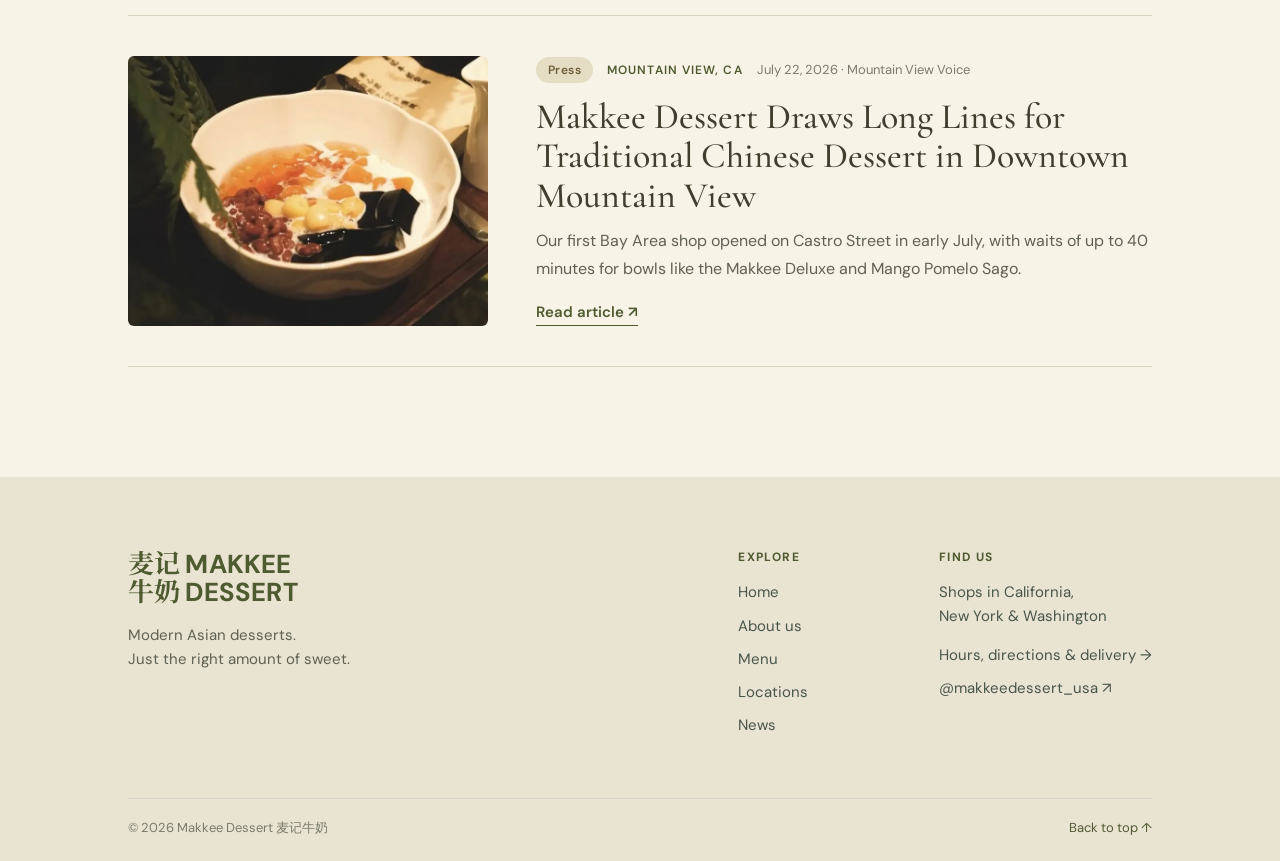
<file: news.html>
<!doctype html>
<html lang="en">
	<head>
		<meta charset="UTF-8" />
		<meta name="viewport" content="width=device-width, initial-scale=1.0" />
		<meta name="theme-color" content="#e9e3d2" />
		<meta name="description" content="News, seasonal updates, and press coverage of Makkee Dessert 麦记牛奶 shops across the U.S." />
		<title>News | Makkee Dessert 麦记牛奶</title>
		<link rel="stylesheet" href="styles.css" />
	</head>
	<body>
		<header class="site-header">
			<a class="wordmark" href="index.html" aria-label="Makkee Dessert home">
				<span class="wordmark-main"><span class="brand-cn">麦记</span><span class="brand-latin">MAKKEE</span></span>
				<span class="wordmark-main"><span class="brand-cn">牛奶</span><span class="brand-latin">DESSERT</span></span>
			</a>
			<nav class="main-nav" aria-label="Main navigation">
				<a href="index.html">Home</a>
				<a href="about.html">About us</a>
				<a href="menu.html">Menu</a>
				<a href="locations.html">Locations</a>
				<a href="news.html" aria-current="page">News</a>
			</nav>

			<details class="mobile-menu">
				<summary aria-label="Open navigation"><span class="sr-only">Open navigation</span></summary>
				<nav class="mobile-nav-panel" aria-label="Mobile navigation">
					<a href="index.html">Home</a>
					<a href="about.html">About us</a>
					<a href="menu.html">Menu</a>
					<a href="locations.html">Locations</a>
					<a href="news.html" aria-current="page">News</a>
				</nav>
			</details>
		</header>

		<main>
			<section class="page-hero section-pad">
				<h1>News &amp; Updates.</h1>
				<p class="page-lede">What's new, what's in season, and what people are saying about Makkee shops across the U.S.</p>
			</section>

			<!-- Update and Seasonal posts are drafted from known facts. Confirm with the client before launch.
			     Posts with a "Photo coming soon" placeholder need a real photo: swap the div for an <img class="news-post-photo">. -->
			<section class="news-list section-pad">
				<div class="news-filters" role="group" aria-label="Filter posts">
					<button type="button" class="news-filter" data-filter="all" aria-pressed="true">All</button>
					<button type="button" class="news-filter" data-filter="update" aria-pressed="false">Updates</button>
					<button type="button" class="news-filter" data-filter="press" aria-pressed="false">Press</button>
					<button type="button" class="news-filter" data-filter="seasonal" aria-pressed="false">Seasonal</button>
				</div>
				<article class="news-post" data-kind="seasonal">
					<img class="news-post-photo" src="images/menu/watermelon-coconut.jpg" alt="Watermelon Coconut in a white bowl" loading="lazy" />
					<div class="news-post-body">
						<div class="news-meta"><span class="news-tag news-tag-seasonal">Seasonal</span><span class="news-date">Now on the menu</span></div>
						<h2>Watermelon Coconut is here for the season</h2>
						<p>Freshly cut watermelon in rich coconut milk, with chewy taro balls, mini rice balls, red beans, cooling jelly, and crispy coconut chips. Served cold only.</p>
						<a class="under-link" href="menu.html#menu-seasonal">See the seasonal menu <span aria-hidden="true">→</span></a>
					</div>
				</article>
				<article class="news-post" data-kind="press">
					<div class="news-post-photo news-post-photo-placeholder" aria-hidden="true"><svg width="44" height="44" viewBox="0 0 24 24" fill="none" stroke="currentColor" stroke-width="1.4" stroke-linecap="round" stroke-linejoin="round"><rect x="3" y="4" width="18" height="16" rx="2"/><circle cx="9" cy="10" r="1.8"/><path d="m21 16-5-5-8 9"/></svg><span>Photo coming soon</span></div>
					<div class="news-post-body">
						<div class="news-meta"><span class="news-tag news-tag-press">Press</span><span class="news-place">Koreatown, Los Angeles</span><span class="news-date">Oct. 15, 2026 · The Infatuation</span></div>
						<h2>Makkee Makes The Infatuation’s Guide to LA’s New Restaurant Openings</h2>
						<p>The Infatuation’s roundup of new LA spots calls out Makkee’s Koreatown outpost, from the Cantonese dessert chain with over a thousand locations in China.</p>
						<a class="under-link" href="https://www.theinfatuation.com/los-angeles/guides/new-la-restaurants-openings" target="_blank" rel="noreferrer">Read the guide ↗</a>
					</div>
				</article>
				<article class="news-post" data-kind="update">
					<div class="news-post-photo news-post-photo-placeholder" aria-hidden="true"><svg width="44" height="44" viewBox="0 0 24 24" fill="none" stroke="currentColor" stroke-width="1.4" stroke-linecap="round" stroke-linejoin="round"><rect x="3" y="4" width="18" height="16" rx="2"/><circle cx="9" cy="10" r="1.8"/><path d="m21 16-5-5-8 9"/></svg><span>Photo coming soon</span></div>
					<div class="news-post-body">
						<div class="news-meta"><span class="news-tag news-tag-update">Update</span><span class="news-place">Brooklyn, NY · San Jose, CA</span><span class="news-date">October 2026</span></div>
						<h2>Coming soon to Brooklyn and San Jose</h2>
						<p>Two more Makkee shops are on the way, bringing fresh-milk sweet soups to Brooklyn and the South Bay. Follow @makkeedessert_usa for opening dates.</p>
						<a class="under-link" href="locations.html">See all locations <span aria-hidden="true">→</span></a>
					</div>
				</article>
				<article class="news-post" data-kind="press">
					<img class="news-post-photo" src="images/news-open-sign.jpg" alt="An OPEN sign hanging in a shop window" loading="lazy" />
					<div class="news-post-body">
						<div class="news-meta"><span class="news-tag news-tag-press">Press</span><span class="news-place">Bellevue, WA</span><span class="news-date">Sept. 8, 2026 · 425 Magazine</span></div>
						<h2>Makkee Dessert Bringing Its Sweet Treats to Downtown Bellevue</h2>
						<p>A look at Makkee’s first Washington location on Main Street, and the dessert soups behind a brand with about 1,000 shops in China.</p>
						<a class="under-link" href="https://www.425magazine.com/eat-drink/makkee-dessert-downtown-bellevue/article_02d02d8b-6b12-4a08-9497-76fd3406f443.html" target="_blank" rel="noreferrer">Read article ↗</a>
					</div>
				</article>
				<article class="news-post" data-kind="press">
					<img class="news-post-photo" src="images/storefront-bellevue.jpg" alt="The Makkee Dessert storefront on Main Street in Downtown Bellevue, with menu posters in the windows" loading="lazy" />
					<div class="news-post-body">
						<div class="news-meta"><span class="news-tag news-tag-press">Press</span><span class="news-place">Bellevue, WA</span><span class="news-date">Sept. 3, 2026 · Downtown Bellevue</span></div>
						<h2>Chinese Dessert Chain Makkee Opens in Former Sugar n Flakes Space in Downtown Bellevue</h2>
						<p>Makkee opens on the retail level of Surrey on Main, with signature bowls like the Makkee Deluxe and Mango Pomelo Sago.</p>
						<a class="under-link" href="https://downtownbellevue.com/2026/09/03/chinese-dessert-chain-makkee-opens-former-sugar-n-flakes-space-downtown-bellevue/" target="_blank" rel="noreferrer">Read article ↗</a>
					</div>
				</article>
				<article class="news-post" data-kind="press">
					<img class="news-post-photo" src="images/news-rowland-heights.jpg" alt="Inside a Makkee Dessert shop, with paper lanterns, wooden tables, and a lit Pick Up counter" loading="lazy" />
					<div class="news-post-body">
						<div class="news-meta"><span class="news-tag news-tag-press">Press</span><span class="news-place">Rowland Heights, CA</span><span class="news-date">Sept. 2, 2026 · The Infatuation</span></div>
						<h2>The Infatuation Reviews Makkee Dessert in Rowland Heights</h2>
						<p>A look at our first U.S. shop: creamy dessert bowls topped with taro balls, grass jelly, peach gum, lotus seeds, fresh mango, or pomelo, served hot or cold.</p>
						<a class="under-link" href="https://www.theinfatuation.com/los-angeles/reviews/makkee-dessert" target="_blank" rel="noreferrer">Read review ↗</a>
					</div>
				</article>
				<article class="news-post" data-kind="update">
					<div class="news-post-photo news-post-photo-placeholder" aria-hidden="true"><svg width="44" height="44" viewBox="0 0 24 24" fill="none" stroke="currentColor" stroke-width="1.4" stroke-linecap="round" stroke-linejoin="round"><rect x="3" y="4" width="18" height="16" rx="2"/><circle cx="9" cy="10" r="1.8"/><path d="m21 16-5-5-8 9"/></svg><span>Photo coming soon</span></div>
					<div class="news-post-body">
						<div class="news-meta"><span class="news-tag news-tag-update">Update</span><span class="news-place">Bellevue, WA</span><span class="news-date">September 2026</span></div>
						<h2>We’re open in Downtown Bellevue</h2>
						<p>Makkee Dessert 麦记牛奶 is now serving fresh Asian desserts at 10797 Main St, every day from 12 PM to 9 PM. Come stop by and say hi.</p>
						<a class="under-link" href="locations.html#bellevue">Find us <span aria-hidden="true">→</span></a>
					</div>
				</article>
				<article class="news-post" data-kind="update">
					<div class="news-post-photo news-post-photo-placeholder" aria-hidden="true"><svg width="44" height="44" viewBox="0 0 24 24" fill="none" stroke="currentColor" stroke-width="1.4" stroke-linecap="round" stroke-linejoin="round"><rect x="3" y="4" width="18" height="16" rx="2"/><circle cx="9" cy="10" r="1.8"/><path d="m21 16-5-5-8 9"/></svg><span>Photo coming soon</span></div>
					<div class="news-post-body">
						<div class="news-meta"><span class="news-tag news-tag-update">Update</span><span class="news-place">Koreatown, Los Angeles</span><span class="news-date">August 2026</span></div>
						<h2>We’re open in Koreatown</h2>
						<p>Makkee Dessert 麦记牛奶 is now serving at 3450 W 6th St, Ste 108, open late every night, until 12:30 AM on Fridays and Saturdays.</p>
						<a class="under-link" href="locations.html#koreatown">Find us <span aria-hidden="true">→</span></a>
					</div>
				</article>
				<article class="news-post" data-kind="press">
					<img class="news-post-photo" src="images/news-mountain-view.jpg" alt="A Makkee Deluxe bowl of red beans, lotus seeds, peach gum, grass jelly, and fresh milk on a wooden tray" loading="lazy" />
					<div class="news-post-body">
						<div class="news-meta"><span class="news-tag news-tag-press">Press</span><span class="news-place">Mountain View, CA</span><span class="news-date">July 22, 2026 · Mountain View Voice</span></div>
						<h2>Makkee Dessert Draws Long Lines for Traditional Chinese Dessert in Downtown Mountain View</h2>
						<p>Our first Bay Area shop opened on Castro Street in early July, with waits of up to 40 minutes for bowls like the Makkee Deluxe and Mango Pomelo Sago.</p>
						<a class="under-link" href="https://www.mv-voice.com/food/2026/07/22/makkee-dessert-draws-long-lines-for-traditional-chinese-dessert-in-downtown-mountain-view/" target="_blank" rel="noreferrer">Read article ↗</a>
					</div>
				</article>
			</section>
			<script>
				document.querySelectorAll('.news-filter').forEach(function (btn) {
					btn.addEventListener('click', function () {
						var f = btn.dataset.filter;
						document.querySelectorAll('.news-filter').forEach(function (b) { b.setAttribute('aria-pressed', b === btn); });
						document.querySelectorAll('.news-post').forEach(function (p) { p.hidden = f !== 'all' && p.dataset.kind !== f; });
					});
				});
			</script>
		</main>

		<footer class="site-footer">
			<div class="footer-main">
				<div class="footer-brand">
					<a class="wordmark footer-wordmark" href="index.html" aria-label="Makkee Dessert home">
						<span class="wordmark-main"><span class="brand-cn">麦记</span><span class="brand-latin">MAKKEE</span></span>
						<span class="wordmark-main"><span class="brand-cn">牛奶</span><span class="brand-latin">DESSERT</span></span>
					</a>
					<p>Modern Asian desserts.<br />Just the right amount of sweet.</p>
				</div>
				<nav class="footer-column" aria-label="Footer navigation">
					<h2>Explore</h2>
					<a href="index.html">Home</a>
					<a href="about.html">About us</a>
					<a href="menu.html">Menu</a>
					<a href="locations.html">Locations</a>
					<a href="news.html">News</a>
				</nav>
				<div class="footer-column">
					<h2>Find us</h2>
					<p>Shops in California,<br />New York &amp; Washington</p>
					<a href="locations.html">Hours, directions &amp; delivery →</a>
					<a href="https://www.instagram.com/makkeedessert_usa/" target="_blank" rel="noreferrer">@makkeedessert_usa ↗</a>
				</div>
			</div>
			<div class="footer-bottom"><span>© 2026 Makkee Dessert 麦记牛奶</span><a href="#top">Back to top ↑</a></div>
		</footer>
	</body>
</html>
</file>
<file: styles.css>
@import url('https://fonts.googleapis.com/css2?family=Cormorant+Garamond:ital,wght@0,400;0,500;0,600;1,400;1,500&family=DM+Sans:wght@400;500;600;700&family=Noto+Serif+SC:wght@400;500;600&display=swap');

:root {
  font-family: 'DM Sans', sans-serif;
  color: #403f2d;
  background: #f7f3e7;
  font-synthesis: none;
  text-rendering: optimizeLegibility;
  --paper: #f7f3e7;
  --paper-deep: #eee8d8;
  --ink: #403f2d;
  --muted: #77745e;
  --green: #4e5b30;
  --lime: #ddd5b7;
  --pink: #9b895f;
  --line: #d9d2bf;
}

* { box-sizing: border-box; }
html { scroll-behavior: smooth; scroll-padding-top: 90px; }
body { margin: 0; min-width: 320px; }
button, a { font: inherit; }
a { color: inherit; text-decoration: none; }
button { color: inherit; }
img { display: block; width: 100%; }
::selection { background: var(--lime); color: var(--ink); }

.site-header { height: 82px; padding: 0 6.3%; display: flex; align-items: center; justify-content: space-between; border-bottom: 1px solid rgba(37,56,45,.12); position: sticky; top: 0; z-index: 20; background: rgba(251,248,239,.94); backdrop-filter: blur(14px); }
.wordmark { display: inline-flex; flex-direction: column; align-items: flex-start; line-height: 1; }
.wordmark-main { display: flex; align-items: baseline; gap: 5px; font-size: 23px; font-weight: 700; letter-spacing: .2px; color: var(--green); }
.wordmark-main .brand-cn, .wordmark-sub .brand-cn { font-family: 'Noto Serif SC', serif; }
.wordmark-sub { font-size: 9px; margin-top: 3px; letter-spacing: 1.6px; font-weight: 700; }
.wordmark-tagline { font-size: 6px; margin-top: 5px; letter-spacing: .8px; font-weight: 600; color: var(--muted); white-space: nowrap; }
.main-nav { display: flex; align-items: center; gap: clamp(22px, 2.8vw, 40px); margin-left: auto; }
.main-nav a { font-size: 15px; font-weight: 500; color: #3f4630; transition: color .2s ease; }
.main-nav a:hover, .footer-column a:hover { color: #827248; }
.header-cta { display: flex; gap: 9px; align-items: center; font-size: 11px; font-weight: 600; padding: 11px 15px; border: 1px solid #c9c8ba; border-radius: 3px; transition: background .2s, color .2s; }
.header-cta:hover { background: var(--ink); color: var(--paper); }
.menu-toggle, .nav-mobile-cta { display: none; }
.mobile-menu { display: none; }
.sr-only { position: absolute; width: 1px; height: 1px; padding: 0; margin: -1px; overflow: hidden; clip: rect(0, 0, 0, 0); white-space: nowrap; border: 0; }

.hero { min-height: min(calc(100vh - 82px), 820px); min-height: min(calc(100svh - 82px), 820px); padding: 0 0 0 9.5%; display: grid; grid-template-columns: minmax(0, 1fr) minmax(0, 1fr); gap: 5%; align-items: stretch; position: relative; overflow: hidden; }
.hero-copy { align-self: center; padding: 60px 0; z-index: 1; container-type: inline-size; }
h1, h2, h3, p { margin-top: 0; }
h1, h2, h3 { font-family: 'Cormorant Garamond', 'Noto Serif SC', serif; }
.open-note { display: flex; align-items: center; gap: 10px; font-size: 11px; font-weight: 700; letter-spacing: 1.6px; color: #55563a; }
.open-dot { width: 8px; height: 8px; display: inline-block; border-radius: 50%; background: #798348; box-shadow: 0 0 0 4px rgba(121,131,72,.16); }
.hero h1 em { white-space: nowrap; }
.hero h1 { font-family: 'Cormorant Garamond', 'Noto Serif SC', serif; font-size: clamp(30px, 4vw, 64px); font-size: clamp(30px, 12.8cqi, 72px); font-weight: 500; line-height: 1.02; letter-spacing: 0; margin: 32px 0 22px; color: var(--ink); }
h1 em, h2 em { font-family: 'Cormorant Garamond', 'Noto Serif SC', serif; font-weight: 400; }
.hero-description { max-width: 460px; font-size: 19px; line-height: 1.7; color: #5f6152; margin-bottom: 34px; }
.hero-actions { display: flex; align-items: center; gap: 14px; }
.button { display: inline-flex; align-items: center; justify-content: center; gap: 14px; min-height: 56px; padding: 0 28px; font-size: 15px; font-weight: 600; letter-spacing: .2px; border-radius: 2px; transition: transform .2s ease, background .2s ease; }
.button:hover { transform: translateY(-2px); }
.button-dark { color: #fffdf5; background: var(--green); }
.button-dark:hover { background: #263d2d; }
.under-link { display: inline-flex; align-items: center; gap: 8px; font-size: 11px; font-weight: 600; }
.button-outline { color: var(--green); background: transparent; box-shadow: inset 0 0 0 1.5px var(--green); }
.button-outline:hover, .button-outline:focus-visible { background: rgba(78,91,48,.08); color: var(--green); }
.under-link svg { transition: transform .2s ease; }
.hero-art { min-width: 0; position: relative; }
.hero-photo-wrap { position: absolute; inset: 0; overflow: hidden; background: #5a4a3c; }
.hero-photo { width: 100%; height: 100%; object-fit: cover; object-position: center; }

.section-pad { padding-left: 10%; padding-right: 10%; }
.intro { background: #e9e3d2; padding-top: 110px; padding-bottom: 110px; display: grid; grid-template-columns: minmax(0, .78fr) minmax(0, 1.22fr); column-gap: 5%; align-items: start; }
.intro-heading { position: sticky; top: 120px; }
.intro .intro-heading h2 { margin: 0 0 22px; }
.intro-heading > p { font-size: 16px; line-height: 1.75; color: #5f6152; max-width: 460px; margin: 0 0 30px; }
.intro-faq { margin: 0; border-top: 1px solid #d3cbb4; }
.intro-q { padding: 26px 0; border-bottom: 1px solid #d3cbb4; }
.intro-q dt { font-family: 'Cormorant Garamond', 'Noto Serif SC', serif; font-size: 24px; font-weight: 600; line-height: 1.2; color: var(--ink); margin: 0 0 8px; }
.intro-q dd { margin: 0; font-size: 16px; line-height: 1.7; color: #5f6152; max-width: 660px; }
.intro h2, .ingredient-title h2, .social-heading h2, .favorites-heading h2, .about-story h2, .about-cta h2 { font-size: clamp(37px, 4.2vw, 56px); line-height: 1.08; letter-spacing: -2.3px; font-weight: 500; color: var(--ink); margin-bottom: 0; }
.intro h2 em, .menu-heading h1 em, .ingredient-title h2 em, .social-heading h2 em, .favorites-heading h2 em, .about-hero h1 em, .about-story h2 em, .about-cta h2 em { color: #786943; }
.under-link { padding-bottom: 7px; border-bottom: 1px solid #c9c8ba; }
.under-link:hover svg { transform: translateX(3px); }


.menu-section { background: var(--paper); padding: 110px 0 110px; }
.menu-top { padding-bottom: 56px; }
.menu-heading h1 { font-family: 'Cormorant Garamond', 'Noto Serif SC', serif; }
.menu-top .menu-heading > h1 { margin: 0; }
.menu-note { font-size: 19px; line-height: 1.7; color: #5f6152; margin: 8px 0 0; }
.menu-page { padding-top: 90px; }
.menu-browser { margin: 0 10%; border-bottom: 1px solid var(--line); }
.category-tabs { display: flex; flex-wrap: nowrap; overflow-x: auto; scrollbar-width: none; gap: 10px; margin: 0 -12.5%; padding: 16px 12.5%; position: sticky; top: 82px; z-index: 3; background: rgba(247,243,231,.95); backdrop-filter: blur(10px); border-top: 1px solid var(--line); border-bottom: 1px solid var(--line); }
.category-tab { display: inline-flex; align-items: center; gap: 8px; padding: 9px 16px; border: 1px solid var(--line); border-radius: 999px; font-family: 'Cormorant Garamond', 'Noto Serif SC', serif; font-size: 19px; font-weight: 500; color: var(--ink); white-space: nowrap; transition: background .2s, color .2s, border-color .2s; }
.category-tabs .category-tab { flex: 1 0 auto; justify-content: center; }
.category-tabs::-webkit-scrollbar { display: none; }
.category-tab:hover, .category-tab:focus-visible, .category-active { background: var(--green); border-color: var(--green); color: var(--paper); }
.category-tab > span:last-child { display: none; }
.category-index { font: 600 11px 'DM Sans', sans-serif; letter-spacing: .5px; opacity: .6; }
.menu-list { padding: 46px 0 80px; }
.menu-group { display: grid; grid-template-columns: repeat(2, minmax(0, 1fr)); gap: 32px 56px; }
.menu-group > .menu-item { display: grid; grid-template-columns: 160px minmax(0, 1fr); gap: 24px; align-items: center; }
.menu-group > .menu-item .menu-item-photo { width: 160px; height: 160px; margin-bottom: 0; }
.menu-group + .menu-group { margin-top: 64px; padding-top: 46px; border-top: 1px solid var(--line); }
.menu-group[id], .menu-item[id] { scroll-margin-top: 52px; }
.menu-list > .menu-group:first-child { scroll-margin-top: 98px; }
.menu-list-heading { grid-column: 1 / -1; display: flex; justify-content: space-between; align-items: flex-end; margin-bottom: 0; }
.menu-list-heading h3 { font: 500 clamp(30px, 3vw, 40px) 'Cormorant Garamond', 'Noto Serif SC', serif; line-height: 1.05; margin: 0 0 6px; }
.menu-list-heading p { font-size: 16px; color: #5f6152; margin: 0; }
.menu-item { display: flex; flex-direction: column; min-width: 0; }
.menu-item-photo { width: 100%; aspect-ratio: 1; height: auto; object-fit: cover; border-radius: 6px; background: #ece4cd; margin-bottom: 14px; transition: transform .5s cubic-bezier(.2,.7,.2,1); }
.menu-item:hover .menu-item-photo { transform: scale(1.025); }
.menu-item-photo-placeholder { display: grid; place-items: center; background: #e5ddc3; color: var(--green); }
.menu-item-photo-placeholder span { font: 500 clamp(28px, 3vw, 40px) 'Noto Serif SC', serif; opacity: .7; }
.menu-item-body { min-width: 0; }
.menu-item h4 { font-family: 'Cormorant Garamond', 'Noto Serif SC', serif; font-size: 24px; line-height: 1.15; font-weight: 600; margin: 0 0 8px; }
.menu-item-body > p { font-size: 15px; line-height: 1.6; color: #5f6152; margin: 0 0 12px; }
.menu-item-tags { display: flex; flex-wrap: wrap; gap: 5px; }
.menu-item-tags span { font-size: 12px; color: #5f6152; border: 1px solid #d6d2bf; border-radius: 999px; padding: 4px 10px; }
.menu-item-body > p.menu-item-where { margin: 8px 0 0; font-size: 12px; font-weight: 600; letter-spacing: .3px; color: #786943; }

.ingredient-section { padding-top: 110px; padding-bottom: 100px; background: #f3eddf; }
.ingredient-title { display: grid; grid-template-columns: 1fr 1fr; align-items: end; margin-bottom: 47px; }
.ingredient-title > p { justify-self: end; color: #5f6152; max-width: 280px; font-size: 15px; line-height: 1.6; margin-bottom: 5px; }

.visit-section { min-height: 610px; background: var(--green); display: grid; grid-template-columns: 1fr 1fr; color: #fffdf5; padding-left: 10%; }
.visit-content { padding: 96px 12% 96px 0; display: flex; flex-direction: column; justify-content: center; align-items: flex-start; }
.visit-content h2 { font-size: clamp(37px, 4.2vw, 56px); font-weight: 500; letter-spacing: -2.3px; line-height: 1; margin: 0 0 40px; }
.visit-content h2 em { color: var(--lime); }
.visit-intro { color: #d3dacb; font-size: 16px; line-height: 1.7; max-width: 340px; margin-bottom: 32px; }
.visit-details { display: grid; gap: 26px; margin-bottom: 40px; }
.visit-detail { padding: 0; }
.visit-detail span { display: block; font-size: 12px; font-weight: 600; letter-spacing: 1.3px; color: #c9d3c0; margin-bottom: 8px; }
.visit-detail address, .visit-detail p { font-size: 18px; line-height: 1.5; font-style: normal; margin: 0; }
.button-light { background: var(--lime); color: var(--ink); }
.button-light:hover { background: #e3eca1; }
.map-visual { min-height: 610px; background: #e3dec9; overflow: hidden; position: relative; }

.social-section { padding-top: 116px; padding-bottom: 110px; }
.social-heading { display: flex; justify-content: space-between; align-items: flex-end; margin-bottom: 44px; }
.social-grid { display: grid; grid-template-columns: repeat(auto-fit, minmax(300px, 1fr)); gap: 24px; align-items: start; }
.ig-card { overflow: hidden; background: #fff; border: 1px solid var(--line); border-radius: 6px; }
.ig-card-head { display: flex; align-items: center; gap: 8px; padding: 12px 14px; font-size: 14px; font-weight: 600; color: var(--ink); border-bottom: 1px solid var(--line); }
.ig-card-head:hover { color: var(--green); }
.ig-card-frame { position: relative; height: 0; padding-bottom: 130%; overflow: hidden; }
.ig-card-frame .instagram-media, .ig-card-frame iframe { position: absolute !important; top: -54px; left: 0; min-width: 0 !important; width: 100% !important; max-width: none !important; margin: 0 !important; border: 0 !important; border-radius: 0 !important; box-shadow: none !important; }
.ig-card-frame blockquote.instagram-media { top: 0; padding: 24px; font-size: 14px; }
.social-handle { display: flex; align-items: center; gap: 8px; font-size: 15px; font-weight: 500; color: #5f6152; padding-bottom: 3px; border-bottom: 1px solid #c9c2ab; transition: color .2s, border-color .2s; }
.social-handle:hover { color: var(--green); border-color: var(--green); }
.social-handle:hover svg { transform: translate(2px,-2px); }
.social-handle svg { transition: transform .2s; }

.site-footer { background: #e9e6d9; padding: 72px 10% 0; }
.footer-main { display: flex; flex-wrap: wrap; align-items: flex-start; gap: 40px clamp(64px, 8.5vw, 140px); padding-bottom: 60px; }
.footer-brand { margin-right: auto; }
.footer-main > nav.footer-column { margin-right: clamp(0px, calc(10vw - 106px), 48px); }
.footer-wordmark .wordmark-main { font-size: 26px; }
.footer-brand > p { margin: 18px 0 0; font-size: 15px; line-height: 1.6; color: #5f6152; }
.footer-column { display: flex; flex-direction: column; align-items: flex-start; gap: 10px; }
.footer-column h2 { font-family: 'DM Sans', sans-serif; font-size: 12px; font-weight: 700; letter-spacing: 1.4px; text-transform: uppercase; color: var(--green); margin: 0 0 6px; }
.footer-column a, .footer-column p, .footer-column address { margin: 0; color: #48564a; font-size: 15px; line-height: 1.55; font-style: normal; }
.footer-column address + p { margin-top: 6px; }
.footer-column p + a { margin-top: 6px; }
.footer-column a svg, .footer-arrow { display: inline-flex; align-items: center; gap: 5px; }
.footer-bottom { display: flex; justify-content: space-between; gap: 16px; border-top: 1px solid #d5d3c7; padding: 20px 0 24px; color: #7a7b6c; font-size: 13px; }
.footer-bottom a { color: var(--green); }

.wordmark-tagline { color: #77745e; }
.wordmark-main, .wordmark-sub { color: var(--green); }
.wordmark-dot { color: var(--green); }
.ingredient-section { background: #f0eadb; }
.site-footer { background: #e9e3d2; }
.visit-section { background: var(--green); }
.button-dark, .header-cta:hover { background: var(--green); }
.button-dark:hover { background: #3e4927; }
.button-light { background: #e5ddc3; }
.button-light:hover { background: #eee8d5; }
.main-nav a:hover, .footer-column a:hover { color: #827248; }
.intro h2 em, .menu-heading h1 em, .ingredient-title h2 em, .social-heading h2 em, .favorites-heading h2 em, .about-hero h1 em, .about-story h2 em, .about-cta h2 em { color: #786943; }
.wordmark-main, .wordmark-sub { color: #4e5b30; }
.site-header { background: #e9e3d2; border-bottom-color: #d9d2bf; }
.site-header .main-nav a, .site-header .mobile-menu > summary { color: #48564a; }
.site-header .main-nav a:hover, .site-header .main-nav a:focus-visible { color: #827248; }

.reveal { opacity: 0; transform: translateY(18px); transition: opacity .65s ease, transform .65s cubic-bezier(.2,.7,.2,1); }
.reveal.is-visible { opacity: 1; transform: translateY(0); }

/* Current page in nav */
.main-nav a[aria-current="page"] { color: var(--green); box-shadow: inset 0 -2px 0 var(--green); padding: 6px 0; }
.mobile-nav-panel a[aria-current="page"] { color: var(--green); font-weight: 600; }

/* Home: favorites preview */
.favorites-section { padding-top: 110px; padding-bottom: 110px; }
.favorites-heading { display: flex; justify-content: space-between; align-items: flex-end; gap: 24px; margin-bottom: 40px; }
.favorites-heading h2 { margin: 0; }
.favorites-grid { display: grid; grid-template-columns: repeat(4, minmax(0, 1fr)); gap: 36px 22px; }

/* About page */
.about-hero, .page-hero { padding-top: 110px; padding-bottom: 70px; max-width: 1100px; }
.about-hero { max-width: none; display: grid; grid-template-columns: minmax(0, 1fr) minmax(0, 460px); gap: 10%; align-items: center; padding-top: 80px; padding-bottom: 100px; }
.about-hero-photo img { aspect-ratio: 4 / 3; height: auto; object-fit: cover; border-radius: 6px; }
.about-hero > .about-hero-copy h1 { margin-bottom: 26px; }
.about-hero h1, .page-hero h1, .menu-heading h1 { font-size: clamp(42px, 5.6vw, 80px); font-weight: 500; line-height: 1.02; margin: 0 0 28px; color: var(--ink); }
.about-lede, .page-lede { max-width: 620px; font-size: 19px; line-height: 1.7; color: #5f6152; margin: 0; }
.page-lede { max-width: none; }
section.page-hero { padding-top: 90px; padding-bottom: 56px; max-width: none; }
section.page-hero > h1 { margin: 0; }
section.page-hero > .page-lede { margin-top: 8px; }
.about-values { display: grid; grid-template-columns: repeat(3, minmax(0, 1fr)); gap: 40px; padding-top: 70px; padding-bottom: 90px; background: #eee8d8; }
.about-value { border-top: 1.5px solid var(--green); padding-top: 22px; }
.about-value h3 { font-size: 28px; font-weight: 500; margin: 0 0 10px; color: var(--ink); }
.about-value p { font-size: 15px; line-height: 1.7; color: #5f6152; margin: 0; }
.about-cta { padding-top: 100px; padding-bottom: 110px; }
.about-cta-box { display: flex; justify-content: space-between; align-items: center; gap: 32px; background: var(--green); border-radius: 8px; padding: 64px 7%; }
.about-cta .about-cta-box h2 { color: #fffdf5; }
.about-cta .about-cta-box h2 em { color: #e5ddc3; }
.button-outline-light { color: #fffdf5; background: transparent; box-shadow: inset 0 0 0 1.5px rgba(255,253,245,.7); }
.button-outline-light:hover, .button-outline-light:focus-visible { background: rgba(255,253,245,.1); }
.about-cta h2 { margin: 0; }
.about-cta-actions { display: flex; gap: 14px; flex-wrap: wrap; }

/* Locations + News */
.about-hero h1 em, .page-hero h1 em { color: #786943; }
.news-list { padding-bottom: 110px; display: grid; gap: 0; }
.news-post { display: grid; grid-template-columns: minmax(0, 360px) minmax(0, 1fr); gap: 48px; align-items: center; padding: 40px 0; border-top: 1px solid var(--line); }
.news-post:last-child { border-bottom: 1px solid var(--line); }
.news-post-photo { aspect-ratio: 4 / 3; height: auto; object-fit: cover; border-radius: 6px; }
.news-post-photo-placeholder { display: flex; flex-direction: column; align-items: center; justify-content: center; gap: 10px; background: #e9e3d2; color: #9b895f; }
.news-post-photo-placeholder span { font-size: 12px; font-weight: 600; letter-spacing: 1.3px; text-transform: uppercase; }
.news-meta { display: flex; flex-wrap: wrap; align-items: center; gap: 8px 14px; margin-bottom: 14px; }
.news-tag { display: inline-block; font-size: 12px; font-weight: 600; letter-spacing: .4px; border-radius: 999px; padding: 5px 12px; }
.news-tag-update { color: #fffdf5; background: var(--green); }
.news-tag-press { color: #6b5d38; background: #e5ddc3; }
.news-tag-seasonal { color: var(--green); background: #d3dacb; }
.news-date { font-size: 13px; color: #7a7b6c; }
.news-place { font-size: 12px; font-weight: 600; letter-spacing: 1.1px; text-transform: uppercase; color: var(--green); }
.news-filters { display: flex; flex-wrap: wrap; gap: 8px; padding: 0 0 28px; }
.news-filter { font: 500 15px 'DM Sans', sans-serif; color: var(--ink); background: transparent; border: 1px solid var(--line); border-radius: 999px; padding: 8px 18px; cursor: pointer; transition: background .2s, color .2s, border-color .2s; }
.news-filter:hover { border-color: var(--green); }
.news-filter[aria-pressed="true"] { background: var(--green); border-color: var(--green); color: #fffdf5; }
.news-post[hidden] { display: none; }
.news-post-body h2 { font-size: clamp(28px, 2.8vw, 38px); font-weight: 500; line-height: 1.1; margin: 0 0 12px; color: var(--ink); }
.news-post-body p { font-size: 16px; line-height: 1.75; color: #5f6152; margin: 0 0 18px; }
.news-post-body .under-link { font-size: 15px; color: var(--green); border-bottom: 1px solid currentColor; padding-bottom: 3px; }



.about-story { display: grid; grid-template-columns: minmax(0, 460px) minmax(0, 1fr); gap: 10%; align-items: center; padding-bottom: 100px; }
.about-story-photo img { aspect-ratio: 4 / 3; height: auto; object-fit: cover; border-radius: 6px; }
.about-story h2 { margin: 0 0 24px; }
.about-story-copy p { font-size: 16px; line-height: 1.8; color: #5f6152; margin: 0 0 16px; }
.about-timeline + .about-story { padding-top: 100px; }
.about-story + .ingredient-section { background: #eee8d8; }

/* About: timeline */
.about-timeline { display: grid; grid-template-columns: minmax(0, 1fr) minmax(0, 1.15fr); gap: 8%; padding-top: 100px; padding-bottom: 100px; background: var(--green); color: #fffdf5; }
.about-timeline-heading { position: sticky; top: 120px; align-self: start; }
.about-timeline h2 { font-size: clamp(37px, 4.2vw, 56px); font-weight: 500; line-height: 1.08; letter-spacing: -2.3px; margin: 0 0 24px; color: #fffdf5; }
.about-timeline h2 em { color: #e5ddc3; }
.about-timeline-heading p { font-size: 18px; line-height: 1.7; color: #d3dacb; max-width: 420px; margin: 0; }
.timeline { list-style: none; margin: 0; padding: 0; position: relative; }
.timeline::before { content: ''; position: absolute; left: 7px; top: 12px; bottom: 12px; width: 2px; transform: translateX(-50%); background: rgba(229,221,195,.35); }
.timeline-item { position: relative; padding: 0 0 36px 40px; }
.timeline-item:last-child { padding-bottom: 0; }
.timeline-item::before { content: ''; position: absolute; left: 7px; top: 5px; transform: translateX(-50%); width: 14px; height: 14px; border-radius: 50%; background: var(--green); border: 1.5px solid #e5ddc3; }
.timeline-date { display: block; font-size: 12px; font-weight: 700; letter-spacing: 1.4px; text-transform: uppercase; color: #c9d3c0; margin-bottom: 6px; }
.timeline-item h3 { font-size: 24px; font-weight: 500; line-height: 1.2; color: #fffdf5; margin: 0 0 6px; }
.timeline-item p { font-size: 16px; line-height: 1.6; color: #d3dacb; margin: 0; }
.timeline-now::before { background: #e5ddc3; box-shadow: 0 0 0 5px rgba(229,221,195,.2); }
.timeline-now h3 { color: #e5ddc3; }
.timeline-item h3, .timeline-date { font-variant-numeric: lining-nums; }
.about-timeline-heading .under-link { display: inline; margin-left: 4px; padding-bottom: 2px; color: #e5ddc3; border-bottom-color: rgba(229,221,195,.5); font-size: inherit; font-weight: 500; }
.timeline-item p a { color: #e5ddc3; border-bottom: 1px solid rgba(229,221,195,.5); }

/* About: ingredient cards */
.ingredient-grid { display: grid; grid-template-columns: repeat(3, minmax(0, 1fr)); gap: 40px 48px; }
.ingredient-card { display: grid; grid-template-columns: 132px minmax(0, 1fr); gap: 20px; align-items: center; }
.ingredient-card img { width: 132px; height: 132px; }
.ingredient-card span { display: block; font-size: 12px; font-weight: 600; color: #827248; margin-bottom: 4px; }
.ingredient-card h3 { font-size: 24px; font-weight: 600; line-height: 1.15; margin: 0 0 8px; color: var(--ink); }
.ingredient-card p { font-size: 16px; line-height: 1.6; color: #5f6152; margin: 0; }

@media (max-width: 1365px) {
  .intro { grid-template-columns: minmax(0, .9fr) minmax(0, 1.1fr); column-gap: 8%; }
}

@media (max-width: 1260px) {
  .intro { display: block; }
  .intro-heading { position: static; margin-bottom: 44px; }
  .intro-heading > p { font-size: 16px; }
}

@media (max-width: 1050px) {
  .ingredient-grid { grid-template-columns: repeat(2, minmax(0, 1fr)); }
  .about-timeline { grid-template-columns: 1fr; gap: 48px; }
  .about-timeline-heading { position: static; }
  .about-hero { gap: 6%; grid-template-columns: minmax(0, 1fr) minmax(0, 1fr); }
  .about-story { gap: 6%; grid-template-columns: minmax(0, 1fr) minmax(0, 1fr); }
  .footer-main { gap: 36px 64px; }
  .footer-brand { flex-basis: 100%; }
  .footer-main > nav.footer-column { margin-right: 0; }
  .favorites-grid { grid-template-columns: repeat(2, minmax(0, 1fr)); }
  .about-values { grid-template-columns: 1fr; gap: 28px; }
  .site-header { padding: 0 4%; }
  .main-nav { gap: 22px; }
  .main-nav a { font-size: 14px; }
  .hero { padding-left: 7%; grid-template-columns: minmax(0, 1fr) minmax(0, 1fr); }
  .section-pad { padding-left: 7%; padding-right: 7%; }
  .menu-browser { margin-left: 7%; margin-right: 7%; }
  .category-tabs { flex-wrap: nowrap; overflow-x: auto; margin: 0 -8.14%; padding: 14px 8.14%; scrollbar-width: none; }
  .category-tabs::-webkit-scrollbar { display: none; }
  .category-tabs .category-tab { flex: 0 0 auto; }
  .menu-group { gap: 28px 32px; }
  .menu-group > .menu-item { grid-template-columns: 120px minmax(0, 1fr); gap: 18px; }
  .menu-group > .menu-item .menu-item-photo { width: 120px; height: 120px; }
  .map-visual { min-height: 330px; }
  .visit-section { padding-left: 7%; }
  .visit-content { padding-right: 8%; }
}

@media (max-width: 700px) {
  section.about-hero { padding-bottom: 72px; }
  .news-filters { flex-wrap: nowrap; overflow-x: auto; scrollbar-width: none; gap: 6px; margin: 0 -23px; padding: 0 23px 24px; }
  .news-filters::-webkit-scrollbar { display: none; }
  .news-filter { flex: 0 0 auto; font-size: 14px; padding: 7px 14px; }
  .social-grid { display: grid; grid-auto-flow: column; grid-template-columns: none; grid-auto-columns: 78%; gap: 14px; overflow-x: auto; scroll-snap-type: x mandatory; margin: 0 -23px; padding: 0 23px 4px; scrollbar-width: none; }
  .social-grid::-webkit-scrollbar { display: none; }
  .social-grid > .ig-card { scroll-snap-align: start; }
  section.page-hero { padding-top: 79px; padding-bottom: 42px; }
  section.page-hero > .page-lede { margin-top: 6px; }
  .menu-note { font-size: 16px; margin-top: 6px; }
  .about-timeline-heading p { font-size: 16px; }
  .about-story { display: block; padding-bottom: 64px; }
  .about-story-copy { margin-top: 30px; }
  .about-story-copy p { font-size: 15px; }
  .about-timeline + .about-story { padding-top: 64px; }
  .ingredient-grid { grid-template-columns: 1fr; gap: 22px; }
  .ingredient-card { grid-template-columns: 104px minmax(0, 1fr); gap: 16px; }
  .ingredient-card img { width: 104px; height: 104px; }
  .ingredient-card h3 { font-size: 20px; }
  .ingredient-card p { font-size: 15px; }
  .about-timeline { padding-top: 64px; padding-bottom: 64px; gap: 36px; }
  .timeline-item { padding-left: 32px; padding-bottom: 28px; }
  .timeline-item h3 { font-size: 22px; }
  .timeline-item p { font-size: 15px; }
  .about-hero { display: block; padding-top: 56px; padding-bottom: 60px; }
  .about-hero-photo { margin-top: 32px; }
  .br-wide { display: none; }
  .open-note { font-size: 10px; }
  .menu-page { padding-top: 56px; }
  .favorites-section { padding-top: 76px; padding-bottom: 72px; }
  .favorites-heading { display: block; margin-bottom: 26px; }
  .favorites-heading .button { margin-top: 20px; }
  .favorites-grid { grid-template-columns: repeat(2, minmax(0, 1fr)); gap: 28px 14px; }
  .about-hero, .page-hero { padding-top: 60px; padding-bottom: 44px; }
  .about-hero h1, .page-hero h1, .menu-heading h1 { font-size: clamp(38px, 11vw, 52px); }
  .about-lede, .page-lede { font-size: 16px; }
  .news-post { grid-template-columns: 1fr; gap: 18px; }
  .news-post-body h2 { font-size: 28px; }
  .about-values { padding-top: 50px; padding-bottom: 56px; }
  .about-cta { padding-top: 56px; padding-bottom: 64px; }
  .about-cta-box { display: block; padding: 44px 24px; }
  .about-cta-actions { margin-top: 24px; }
  html { scroll-padding-top: 70px; }
  .site-header { height: 68px; padding: 0 21px; }
  .wordmark-main { font-size: 28px; }
  .header-cta { display: none; }
  .menu-toggle { width: 40px; height: 40px; display: grid; place-items: center; background: transparent; border: 0; padding: 0; cursor: pointer; }
  .main-nav { display: none; }
  .mobile-menu { display: block; position: relative; }
  .mobile-menu > summary { list-style: none; width: 40px; height: 40px; display: grid; place-items: center; cursor: pointer; }
  .mobile-menu > summary::-webkit-details-marker { display: none; }
  .mobile-menu > summary::before { content: '☰'; font-size: 21px; line-height: 1; }
  .mobile-menu[open] > summary::before { content: '×'; font-size: 30px; }
  .mobile-nav-panel { position: absolute; top: calc(100% + 15px); right: -21px; width: min(90vw, 320px); padding: 8px 22px 14px; display: flex; flex-direction: column; background: var(--paper); border: 1px solid var(--line); box-shadow: 0 12px 24px rgba(37,56,45,.1); }
  .mobile-nav-panel a { padding: 14px 0; border-bottom: 1px solid #e8e5d9; font-size: 16px; }
  .mobile-nav-panel .nav-mobile-cta { display: flex; align-items: center; gap: 8px; color: #786943; border-bottom: 0; }
  .hero { min-height: auto; padding: 48px 0 0; display: flex; flex-direction: column; align-items: stretch; gap: 34px; }
  .hero-copy { padding: 0 23px; align-self: auto; }
  .hero h1 { font-size: clamp(30px, 12.8cqi, 55px); letter-spacing: 0; margin: 25px 0 16px; }
  .hero-description { font-size: 16px; max-width: 340px; margin-bottom: 26px; }
  .hero-actions { gap: 12px; flex-wrap: wrap; }
  .button { min-height: 52px; padding: 0 22px; font-size: 14px; }
  .hero-photo-wrap { position: relative; inset: auto; aspect-ratio: 3 / 2; border-radius: 0; }
  .section-pad { padding-left: 23px; padding-right: 23px; }
  .intro { padding-top: 72px; padding-bottom: 64px; display: block; }
  .intro-heading { position: static; margin-bottom: 36px; }
  .intro-heading > p { font-size: 15px; }
  .intro-q { padding: 20px 0; }
  .intro-q dt { font-size: 22px; }
  .intro-q dd { font-size: 15px; }
  .intro h2, .ingredient-title h2, .social-heading h2, .favorites-heading h2, .about-story h2, .about-cta h2 { font-size: clamp(36px, 10vw, 47px); letter-spacing: -1.8px; }
  .menu-section { padding-top: 79px; padding-bottom: 72px; }
  .menu-top { display: flex; flex-direction: column; align-items: stretch; gap: 27px; padding-bottom: 42px; }
  .menu-browser { margin: 0 23px; }
  .category-tabs { flex-wrap: nowrap; overflow-x: auto; top: 68px; margin: 0 -23px; padding: 12px 23px; scrollbar-width: none; }
  .category-tabs::-webkit-scrollbar { display: none; }
  .category-tab { font-size: 16px; padding: 8px 13px; }
  .category-tabs .category-tab { flex: 0 0 auto; }
  .menu-list { padding-top: 32px; padding-bottom: 56px; }
  .menu-group { grid-template-columns: 1fr; gap: 22px; }
  .menu-group > .menu-item { grid-template-columns: 104px minmax(0, 1fr); gap: 16px; }
  .menu-group > .menu-item .menu-item-photo { width: 104px; height: 104px; }
  .menu-group + .menu-group { margin-top: 44px; padding-top: 34px; }
  .menu-group[id], .menu-item[id] { scroll-margin-top: 48px; }
  .menu-list > .menu-group:first-child { scroll-margin-top: 82px; }
  .menu-list-heading { margin-bottom: 0; }
  .menu-item-photo { margin-bottom: 11px; border-radius: 4px; }
  .menu-item h4 { font-size: 20px; margin-bottom: 5px; }
  .menu-item-body > p { font-size: 14px; line-height: 1.5; margin-bottom: 8px; }
  .menu-item-tags { gap: 3px; }
  .menu-item-tags span { font-size: 11px; padding: 3px 8px; }
  .ingredient-section { padding-top: 82px; padding-bottom: 50px; }
  .ingredient-title { display: block; margin-bottom: 31px; }
  .ingredient-title > p { margin: 13px 0 0; max-width: none; }
  .visit-section { display: flex; flex-direction: column; }
  .visit-section { padding-left: 0; }
  .visit-content { padding: 64px 23px; }
  .visit-content h2 { font-size: clamp(36px, 10vw, 47px); letter-spacing: -1.8px; }
  .map-visual { min-height: 310px; }
  .social-section { padding-top: 80px; padding-bottom: 77px; }
  .social-heading { display: block; margin-bottom: 30px; }
  .social-handle { display: inline-flex; margin-top: 16px; font-size: 14px; }
  .site-footer { padding: 43px 23px 0; }
  .footer-main { gap: 30px 44px; padding-bottom: 33px; }
  .footer-bottom { font-size: 12px; }
}

@media (prefers-reduced-motion: reduce) {
  *, *::before, *::after { scroll-behavior: auto !important; animation-duration: .01ms !important; transition-duration: .01ms !important; }
  .reveal { opacity: 1; transform: none; }
}
/* Locations page + home map */
.locations { padding-bottom: 110px; }
.loc-toolbar { display: flex; justify-content: space-between; align-items: flex-start; gap: 16px; }
.loc-filter-count { font-size: 12px; opacity: .65; margin-left: 2px; }
.loc-near { display: inline-flex; align-items: center; gap: 8px; flex: 0 0 auto; font: 600 15px 'DM Sans', sans-serif; color: var(--green); background: transparent; border: 0; box-shadow: inset 0 0 0 1.5px var(--green); border-radius: 999px; padding: 8px 18px; cursor: pointer; transition: background .2s; }
.loc-near:hover, .loc-near:focus-visible { background: rgba(78,91,48,.08); }
.loc-near:disabled { opacity: .55; cursor: progress; }
.loc-layout { display: grid; grid-template-columns: minmax(0, 1.75fr) minmax(300px, 1fr); gap: 28px; align-items: start; }
.loc-map-wrap { position: sticky; top: 106px; background: #e9e3d2; border-radius: 6px; overflow: hidden; }
.loc-map { position: relative; aspect-ratio: 975 / 610; }
.loc-map-svg { display: block; width: 100%; height: 100%; cursor: grab; user-select: none; -webkit-user-select: none; }
.loc-map-svg:active { cursor: grabbing; }
.loc-map-sea { fill: transparent; }
.loc-state { fill: #f7f3e7; transition: fill .2s; }
.loc-state:hover { fill: #fffdf5; }
.loc-state-active { fill: var(--lime); cursor: zoom-in; }
.loc-state-active:hover { fill: #d3c9a4; }
.loc-borders { fill: none; stroke: #d3cbb4; stroke-width: 1px; stroke-linejoin: round; vector-effect: non-scaling-stroke; pointer-events: none; }
.loc-pin { cursor: pointer; outline: none; }
.loc-pin-halo { fill: rgba(78,91,48,.18); transition: fill .2s; }
.loc-pin-dot { fill: var(--green); stroke: #fffdf5; transition: fill .2s; }
.loc-pin-count { fill: #fffdf5; font-family: 'DM Sans', sans-serif; font-weight: 700; pointer-events: none; }
.loc-pin.is-soon .loc-pin-dot { fill: #fffdf5; stroke: var(--pink); }
.loc-pin.is-soon .loc-pin-halo { fill: rgba(155,137,95,.18); }
.loc-pin.is-cluster .loc-pin-dot { fill: var(--green); stroke: #fffdf5; }
.loc-pin:hover .loc-pin-halo, .loc-pin:focus-visible .loc-pin-halo { fill: rgba(120,105,67,.3); }
.loc-pin.is-selected .loc-pin-dot { fill: #786943; }
.loc-pin.is-selected .loc-pin-halo { fill: rgba(120,105,67,.3); }
.loc-pin:focus-visible .loc-pin-dot { stroke: var(--ink); }
.loc-you { fill: #3d7bd9; stroke: #fffdf5; }
.loc-tip { position: absolute; z-index: 2; transform: translate(-50%, calc(-100% - 18px)); padding: 8px 12px; background: var(--ink); color: #fffdf5; border-radius: 4px; font-size: 13px; line-height: 1.35; white-space: nowrap; pointer-events: none; opacity: 0; transition: opacity .15s; }
.loc-tip.is-visible { opacity: 1; }
.loc-tip.is-below { transform: translate(-50%, 18px); }
.loc-tip.is-below::after { bottom: auto; top: -5px; }
.loc-tip::after { content: ''; position: absolute; left: 50%; bottom: -5px; width: 10px; height: 10px; background: var(--ink); transform: translateX(-50%) rotate(45deg); }
.loc-tip strong { display: block; font-weight: 600; }
.loc-tip strong + span + strong { margin-top: 6px; }
.loc-tip span { display: block; color: #d9d6c4; font-size: 12px; }
.loc-map-controls { position: absolute; top: 14px; right: 14px; display: flex; flex-direction: column; border-radius: 4px; overflow: hidden; box-shadow: 0 2px 8px rgba(37,56,45,.12); }
.loc-map-controls button { width: 36px; height: 36px; display: grid; place-items: center; padding: 0; border: 0; border-bottom: 1px solid var(--line); background: #fffdf5; color: var(--green); font-size: 19px; line-height: 1; cursor: pointer; }
.loc-map-controls button:last-child { border-bottom: 0; font-size: 16px; }
.loc-map-controls button:hover, .loc-map-controls button:focus-visible { background: var(--paper-deep); }
.loc-legend { display: flex; flex-wrap: wrap; gap: 8px 18px; padding: 12px 16px; border-top: 1px solid var(--line); font-size: 13px; color: var(--muted); }
.loc-legend span { display: inline-flex; align-items: center; gap: 7px; }
.loc-key { width: 12px; height: 12px; border-radius: 50%; background: var(--green); box-shadow: 0 0 0 2px #fffdf5; display: inline-grid; place-items: center; font-style: normal; }
.loc-key-soon { background: #fffdf5; box-shadow: inset 0 0 0 2px var(--pink); }
.loc-key-cluster { width: 18px; height: 18px; color: #fffdf5; font-size: 10px; font-weight: 700; }
.loc-list { list-style: none; margin: 0; padding: 0; max-height: calc(100vh - 140px); overflow-y: auto; border-top: 1px solid var(--line); scrollbar-width: thin; }
.loc-card { position: relative; padding: 22px 16px 22px 20px; border-bottom: 1px solid var(--line); transition: background .2s; }
.loc-card { cursor: pointer; }
.loc-card:hover { background: rgba(221,213,183,.25); }
.loc-card.is-selected { background: rgba(221,213,183,.45); }
.loc-card-head { display: flex; justify-content: space-between; gap: 12px; font-size: 12px; font-weight: 600; letter-spacing: 1.1px; text-transform: uppercase; color: var(--muted); }
.loc-card-distance { color: var(--green); letter-spacing: .4px; text-transform: none; }
.loc-card h3 { margin: 6px 0 8px; }
.loc-card-title { padding: 0; border: 0; background: none; text-align: left; font: 600 26px/1.15 'Cormorant Garamond', 'Noto Serif SC', serif; color: var(--ink); cursor: pointer; }
.loc-card-title:hover, .loc-card-title:focus-visible { color: #786943; }
.loc-card-tags { margin: 0 0 10px; }
.loc-card address, .loc-card p { margin: 0; font-size: 15px; line-height: 1.55; font-style: normal; color: #5f6152; }
.loc-card address + p, .loc-card p + p { margin-top: 6px; }
.loc-card-hours a, .loc-card-phone a, .loc-card-soon a { color: var(--green); border-bottom: 1px solid #c9c8ba; }
.loc-card-actions { display: flex; flex-wrap: wrap; gap: 10px 22px; margin-top: 14px; }
.loc-card-actions .under-link { font-size: 13px; color: var(--green); }
.loc-cta { padding-top: 90px; padding-bottom: 100px; background: var(--green); color: #fffdf5; text-align: center; }
.loc-cta h2 { font-size: clamp(37px, 4.2vw, 56px); line-height: 1.08; letter-spacing: -2px; font-weight: 500; margin: 0 0 14px; color: #fffdf5; }
.loc-cta p { max-width: 520px; margin: 0 auto 30px; font-size: 17px; line-height: 1.7; color: #d3dacb; }
.loc-cta .button { color: var(--green); }

/* Home: the visit section shows every shop on a small map */
.visit-content .visit-detail a { border-bottom: 1px solid rgba(221,213,183,.45); transition: border-color .2s; }
.visit-content .visit-detail a:hover { border-bottom-color: var(--lime); }
.visit-content .visit-detail em { color: #c9d3c0; font-style: normal; font-size: 15px; }
.map-visual.home-map { display: flex; align-items: center; background: #e9e3d2; }
.home-map .loc-map { width: 100%; }

@media (max-width: 1050px) {
  .loc-layout { grid-template-columns: 1fr; }
  .loc-map-wrap { position: relative; top: auto; }
  .loc-list { max-height: none; overflow: visible; }
}
@media (max-width: 700px) {
  .locations { padding-bottom: 64px; }
  .loc-toolbar { flex-direction: column-reverse; align-items: stretch; gap: 14px; }
  .loc-near { align-self: flex-start; }
  .loc-layout { gap: 0; margin: 0 -23px; }
  .loc-map-wrap { border-radius: 0; }
  .loc-map-controls { top: 10px; right: 10px; }
  .loc-map-controls button { width: 40px; height: 40px; }
  .loc-legend { padding: 10px 23px; gap: 6px 14px; font-size: 12px; }
  .loc-list { padding: 0 23px; border-top: 0; }
  .loc-card { padding: 20px 0 20px 14px; }
  .loc-card-title { font-size: 24px; }
  .loc-cta { padding-top: 64px; padding-bottom: 72px; }
  .loc-cta h2 { font-size: clamp(34px, 9.5vw, 44px); letter-spacing: -1.5px; }
  .loc-cta p { font-size: 15px; }
  .map-visual.home-map { min-height: 0; }
}
</file>
